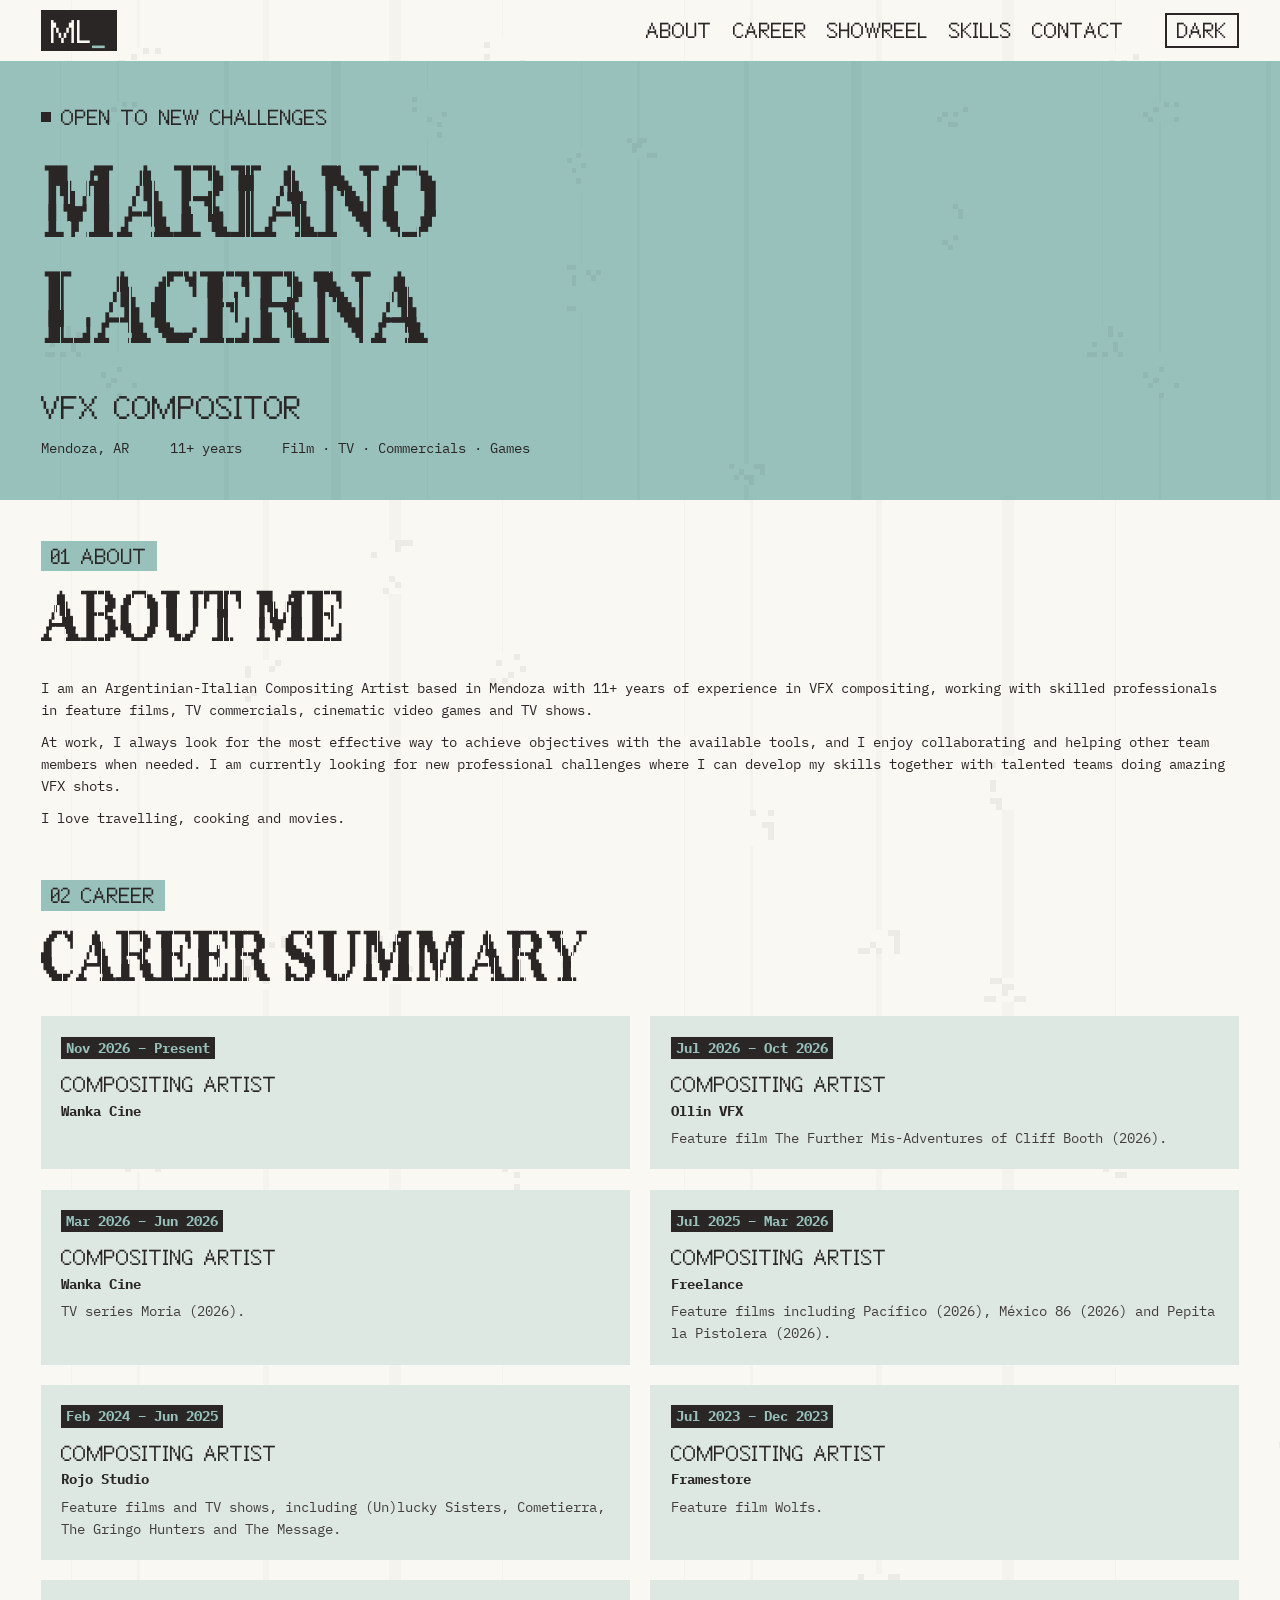
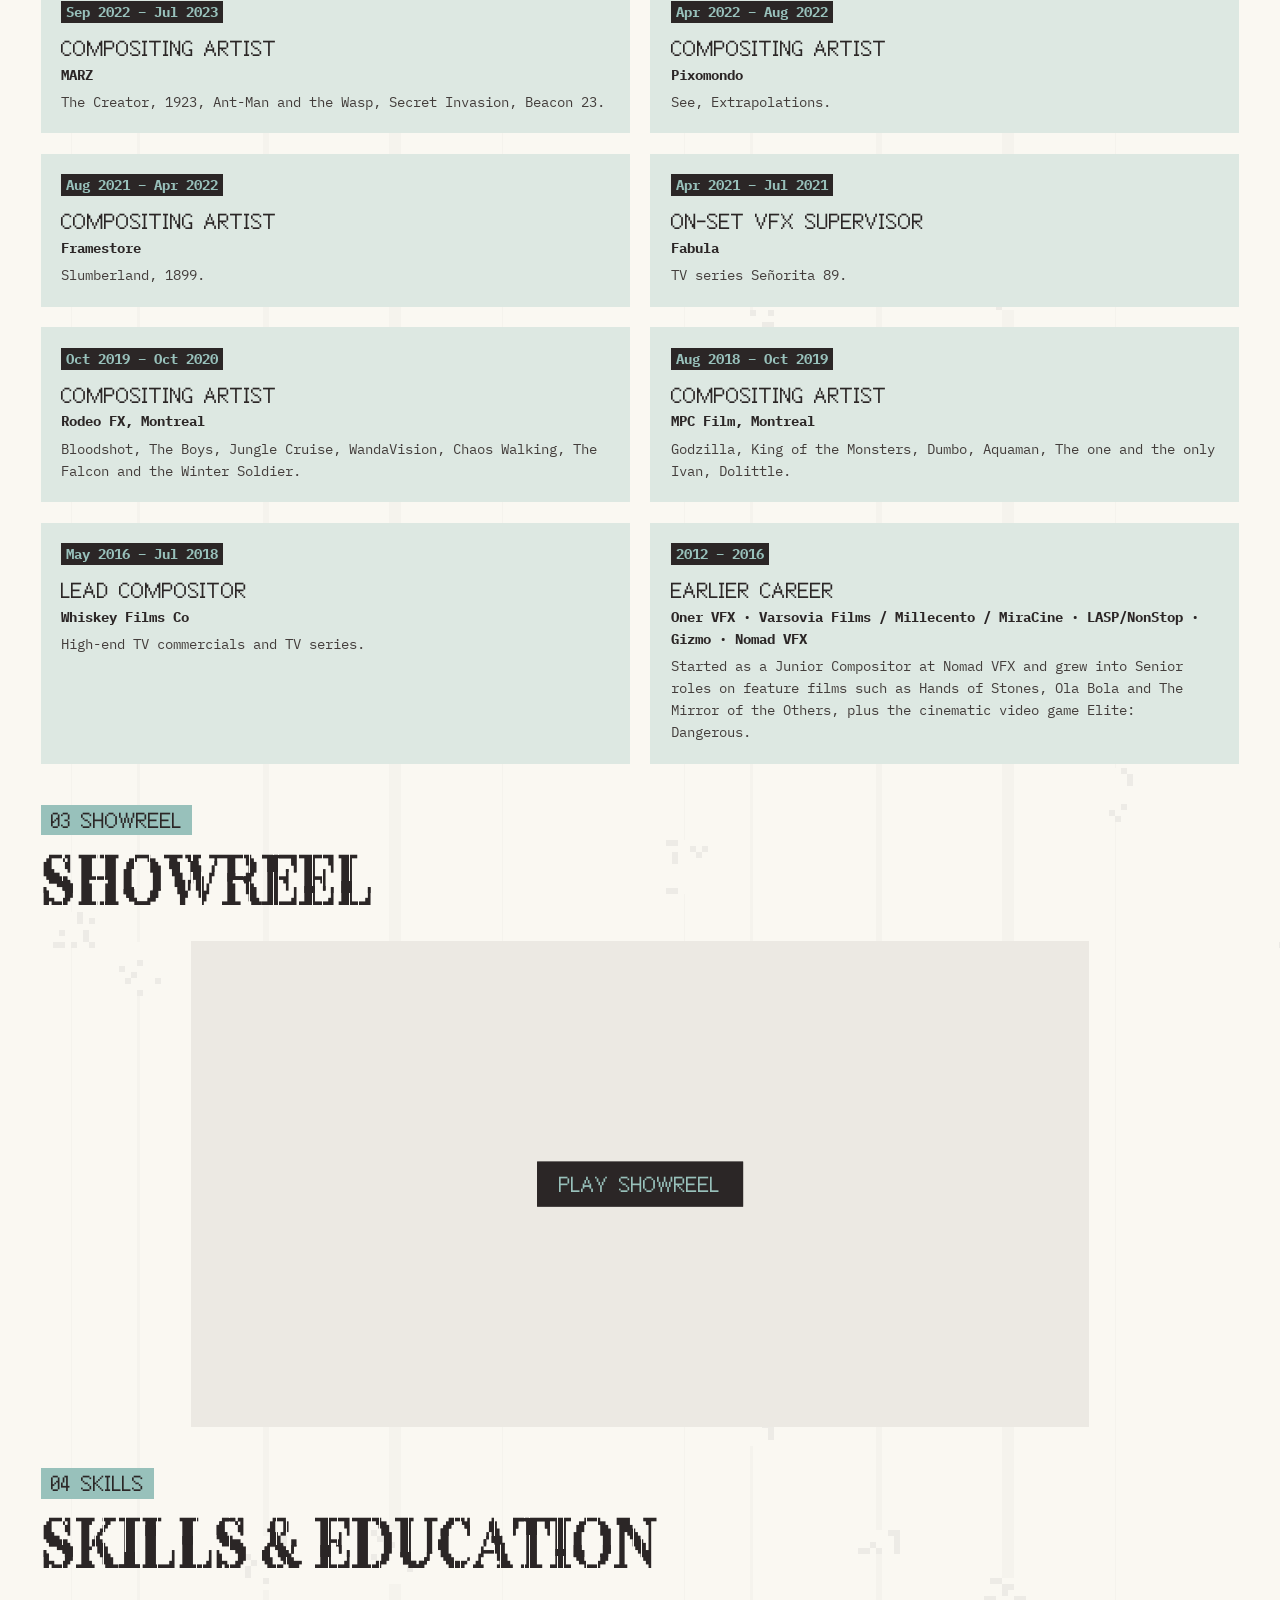
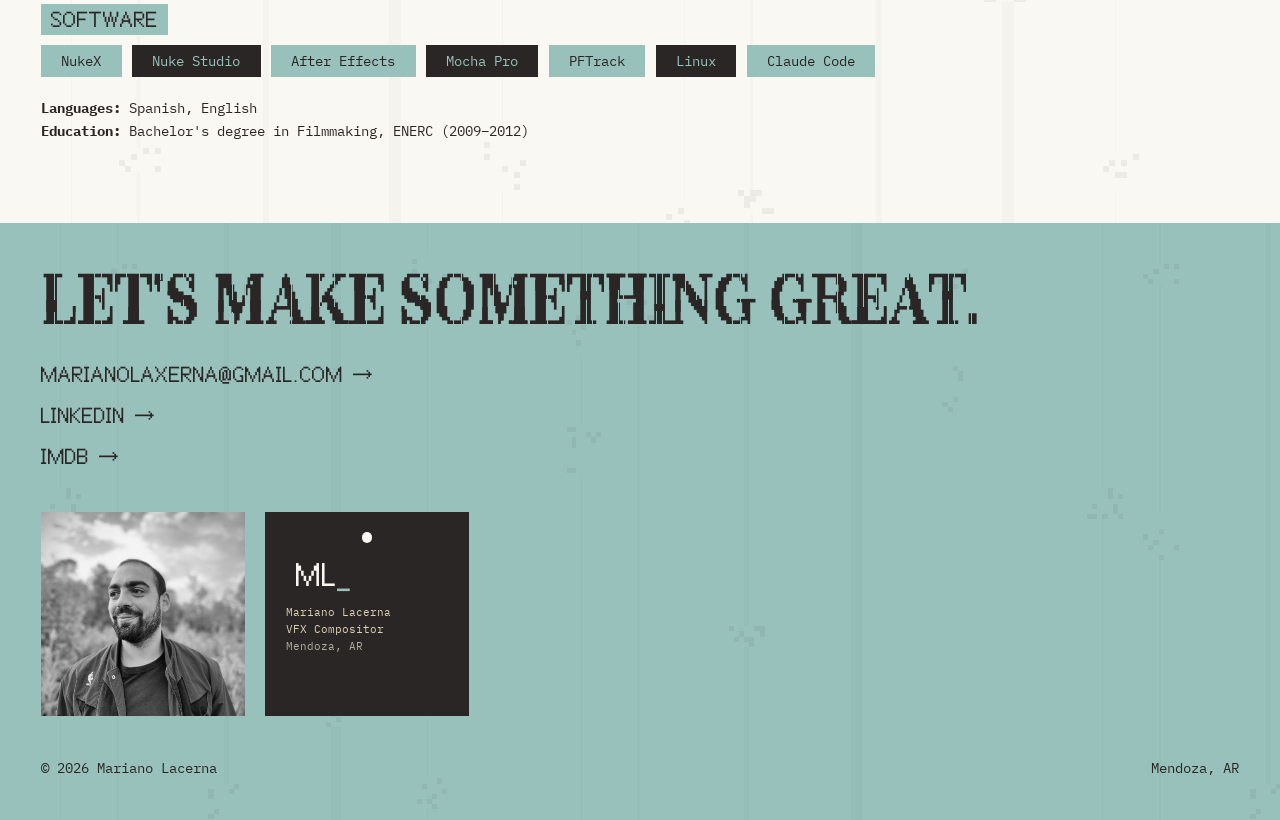
<file: index.html>
<!doctype html>
<html lang="en" data-clave="dv-v2-modo">
<head>
  <meta charset="utf-8">
  <meta name="viewport" content="width=device-width, initial-scale=1">
  <meta name="color-scheme" content="dark light">
  <meta name="theme-color" content="#0a0909" media="(prefers-color-scheme: dark)">
  <meta name="theme-color" content="#faf8f2" media="(prefers-color-scheme: light)">
  <meta name="description" content="Personal website of Mariano Lacerna, VFX Compositor with 11+ years of experience in feature films, TV shows, commercials and video games.">
  <title>Mariano Lacerna – VFX Compositor</title>
  <script>try{var m=localStorage.getItem("dv-v2-modo");if(m)document.documentElement.dataset.modo=m;}catch(e){}</script>
  <link rel="stylesheet" href="v2-tokens.css">
  <link rel="stylesheet" href="dv-base.css">
  <script src="https://player.vimeo.com/api/player.js" defer></script>
  <script src="dv-main.js" defer></script>
</head>
<body>
<div class="dv">
  <header class="dv-nav">
    <span class="dv-pixel ml-logo" role="img" aria-label="Mariano Lacerna">ML<b>_</b></span>
    <div class="ml-derecha">
      <nav class="dv-pixel" aria-label="Main"><a href="#about">About</a><a href="#career">Career</a><a href="#showreel">Showreel</a><a href="#skills">Skills</a><a href="#contact">Contact</a></nav>
      <button class="dv-btn dv-linea ml-modo" id="modo" type="button">Light</button>
    </div>
  </header>

  <main>
    <section class="dv-hero">
      <p class="dv-pixel ml-estado"><i aria-hidden="true"></i>Open to new challenges</p>
      <h1 class="dv-rayado" data-rayar>Mariano Lacerna</h1>
      <p class="dv-banda dv-pixel">VFX Compositor</p>
      <div class="dv-separado ml-datos dv-suave"><span>Mendoza, AR</span><span>11+ years</span><span>Film · TV · Commercials · Games</span></div>
    </section>

    <section class="dv-seccion ml-about" id="about">
      <p class="dv-pixel ml-rotulo">01 About</p>
      <h2 class="dv-rayado ml-titulo" data-rayar>About me</h2>
      <p>I am an Argentinian-Italian Compositing Artist based in Mendoza with 11+ years of experience in VFX compositing, working with skilled professionals in feature films, TV commercials, cinematic video games and TV shows.</p>
      <p>At work, I always look for the most effective way to achieve objectives with the available tools, and I enjoy collaborating and helping other team members when needed. I am currently looking for new professional challenges where I can develop my skills together with talented teams doing amazing VFX shots.</p>
      <p>I love travelling, cooking and movies.</p>
    </section>

    <section class="dv-seccion" id="career">
      <p class="dv-pixel ml-rotulo">02 Career</p>
      <h2 class="dv-rayado ml-titulo" data-rayar>Career summary</h2>
      <ul class="ml-trabajos">
        <li class="ml-trabajo">
          <p class="dv-precio">Nov 2026 – Present</p>
          <h3 class="dv-pixel">Compositing Artist</h3>
          <p class="ml-estudio">Wanka Cine</p>
        </li>
        <li class="ml-trabajo">
          <p class="dv-precio">Jul 2026 – Oct 2026</p>
          <h3 class="dv-pixel">Compositing Artist</h3>
          <p class="ml-estudio">Ollin VFX</p>
          <p class="dv-suave">Feature film The Further Mis-Adventures of Cliff Booth (2026).</p>
        </li>
        <li class="ml-trabajo">
          <p class="dv-precio">Mar 2026 – Jun 2026</p>
          <h3 class="dv-pixel">Compositing Artist</h3>
          <p class="ml-estudio">Wanka Cine</p>
          <p class="dv-suave">TV series Moria (2026).</p>
        </li>
        <li class="ml-trabajo">
          <p class="dv-precio">Jul 2025 – Mar 2026</p>
          <h3 class="dv-pixel">Compositing Artist</h3>
          <p class="ml-estudio">Freelance</p>
          <p class="dv-suave">Feature films including Pacífico (2026), México 86 (2026) and Pepita la Pistolera (2026).</p>
        </li>
        <li class="ml-trabajo">
          <p class="dv-precio">Feb 2024 – Jun 2025</p>
          <h3 class="dv-pixel">Compositing Artist</h3>
          <p class="ml-estudio">Rojo Studio</p>
          <p class="dv-suave">Feature films and TV shows, including (Un)lucky Sisters, Cometierra, The Gringo Hunters and The Message.</p>
        </li>
        <li class="ml-trabajo">
          <p class="dv-precio">Jul 2023 – Dec 2023</p>
          <h3 class="dv-pixel">Compositing Artist</h3>
          <p class="ml-estudio">Framestore</p>
          <p class="dv-suave">Feature film Wolfs.</p>
        </li>
        <li class="ml-trabajo">
          <p class="dv-precio">Sep 2022 – Jul 2023</p>
          <h3 class="dv-pixel">Compositing Artist</h3>
          <p class="ml-estudio">MARZ</p>
          <p class="dv-suave">The Creator, 1923, Ant-Man and the Wasp, Secret Invasion, Beacon 23.</p>
        </li>
        <li class="ml-trabajo">
          <p class="dv-precio">Apr 2022 – Aug 2022</p>
          <h3 class="dv-pixel">Compositing Artist</h3>
          <p class="ml-estudio">Pixomondo</p>
          <p class="dv-suave">See, Extrapolations.</p>
        </li>
        <li class="ml-trabajo">
          <p class="dv-precio">Aug 2021 – Apr 2022</p>
          <h3 class="dv-pixel">Compositing Artist</h3>
          <p class="ml-estudio">Framestore</p>
          <p class="dv-suave">Slumberland, 1899.</p>
        </li>
        <li class="ml-trabajo">
          <p class="dv-precio">Apr 2021 – Jul 2021</p>
          <h3 class="dv-pixel">On-Set VFX Supervisor</h3>
          <p class="ml-estudio">Fabula</p>
          <p class="dv-suave">TV series Señorita 89.</p>
        </li>
        <li class="ml-trabajo">
          <p class="dv-precio">Oct 2019 – Oct 2020</p>
          <h3 class="dv-pixel">Compositing Artist</h3>
          <p class="ml-estudio">Rodeo FX, Montreal</p>
          <p class="dv-suave">Bloodshot, The Boys, Jungle Cruise, WandaVision, Chaos Walking, The Falcon and the Winter Soldier.</p>
        </li>
        <li class="ml-trabajo">
          <p class="dv-precio">Aug 2018 – Oct 2019</p>
          <h3 class="dv-pixel">Compositing Artist</h3>
          <p class="ml-estudio">MPC Film, Montreal</p>
          <p class="dv-suave">Godzilla, King of the Monsters, Dumbo, Aquaman, The one and the only Ivan, Dolittle.</p>
        </li>
        <li class="ml-trabajo">
          <p class="dv-precio">May 2016 – Jul 2018</p>
          <h3 class="dv-pixel">Lead Compositor</h3>
          <p class="ml-estudio">Whiskey Films Co</p>
          <p class="dv-suave">High-end TV commercials and TV series.</p>
        </li>
        <li class="ml-trabajo">
          <p class="dv-precio">2012 – 2016</p>
          <h3 class="dv-pixel">Earlier career</h3>
          <p class="ml-estudio">Oner VFX · Varsovia Films / Millecento / MiraCine · LASP/NonStop · Gizmo · Nomad VFX</p>
          <p class="dv-suave">Started as a Junior Compositor at Nomad VFX and grew into Senior roles on feature films such as Hands of Stones, Ola Bola and The Mirror of the Others, plus the cinematic video game Elite: Dangerous.</p>
        </li>
      </ul>
    </section>

    <section class="dv-seccion" id="showreel">
      <p class="dv-pixel ml-rotulo">03 Showreel</p>
      <h2 class="dv-rayado ml-titulo" data-rayar>Showreel</h2>
      <div class="ml-reel">
        <div class="ml-marco"><iframe src="https://player.vimeo.com/video/888430497?autopause=0&amp;player_id=0&amp;app_id=58479" allow="autoplay; fullscreen; picture-in-picture; clipboard-write; encrypted-media; web-share" referrerpolicy="strict-origin-when-cross-origin" title="Mariano Lacerna - reel2025"></iframe></div>
        <button class="dv-btn ml-play" type="button">Play showreel</button>
      </div>
    </section>

    <section class="dv-seccion" id="skills">
      <p class="dv-pixel ml-rotulo">04 Skills</p>
      <h2 class="dv-rayado ml-titulo" data-rayar>Skills & Education</h2>
      <h3 class="dv-pixel ml-rotulo">Software</h3>
      <ul class="ml-programas"><li>NukeX</li><li>Nuke Studio</li><li>After Effects</li><li>Mocha Pro</li><li>PFTrack</li><li>Linux</li><li>Claude Code</li></ul>
      <p><strong>Languages:</strong> Spanish, English</p>
      <p><strong>Education:</strong> Bachelor's degree in Filmmaking, ENERC (2009–2012)</p>
    </section>
  </main>

  <footer class="dv-pie" id="contact">
    <h2 class="dv-rayado ml-titulo" data-rayar>Let's make something great.</h2>
    <div class="ml-enlaces dv-pixel"><a href="mailto:marianolaxerna@gmail.com">marianolaxerna@gmail.com →</a><a href="https://www.linkedin.com/in/marianolacerna">LinkedIn →</a><a href="https://www.imdb.com/name/nm5569918/">IMDb →</a></div>
    <div class="ml-ficha">
      <img src="assets/foto.jpg" alt="Portrait of Mariano Lacerna" width="240" height="240">
      <div class="dv-etiqueta">
        <p><span class="dv-pixel ml-logo" role="img" aria-label="Mariano Lacerna">ML<b>_</b></span></p>
        <p>Mariano Lacerna</p>
        <p>VFX Compositor</p>
        <small>Mendoza, AR</small>
      </div>
    </div>
    <div class="dv-separado dv-suave"><span>© 2026 Mariano Lacerna</span><span>Mendoza, AR</span></div>
  </footer>
</div>
</body>
</html>
</file>
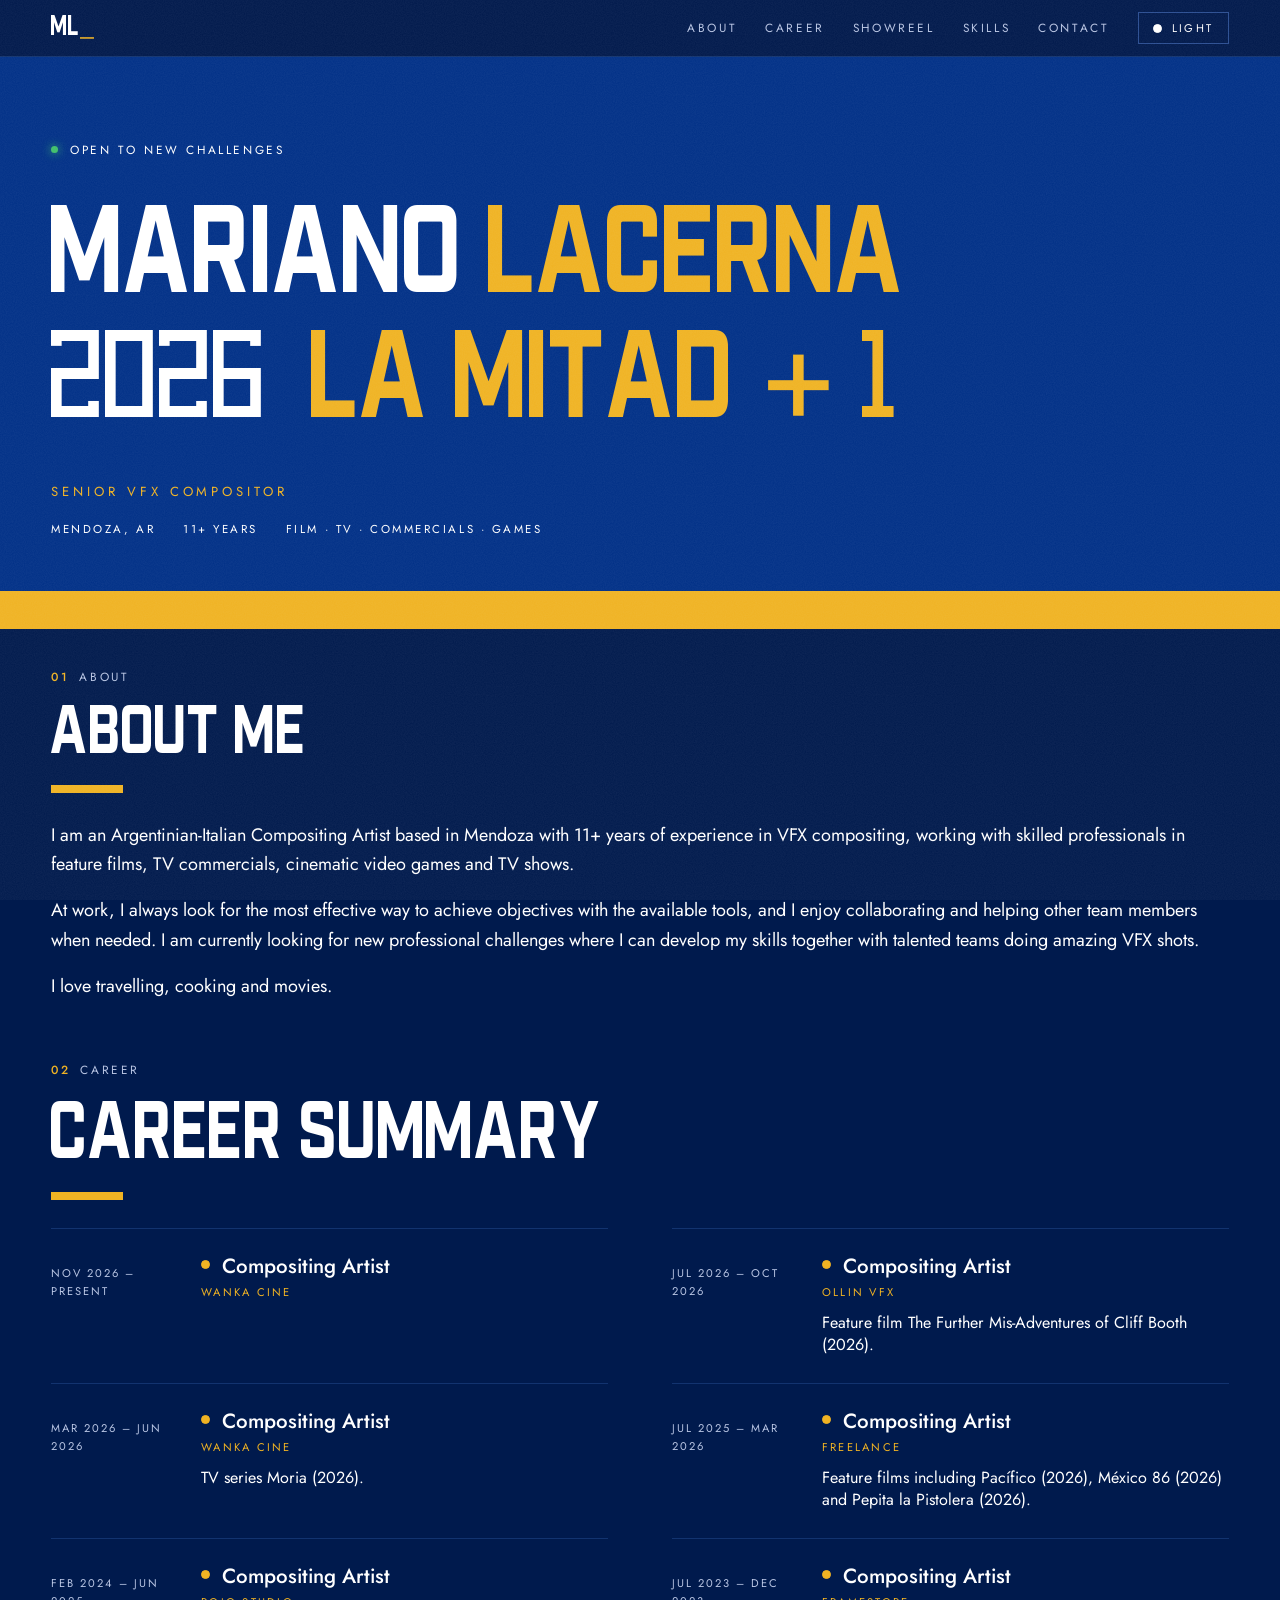
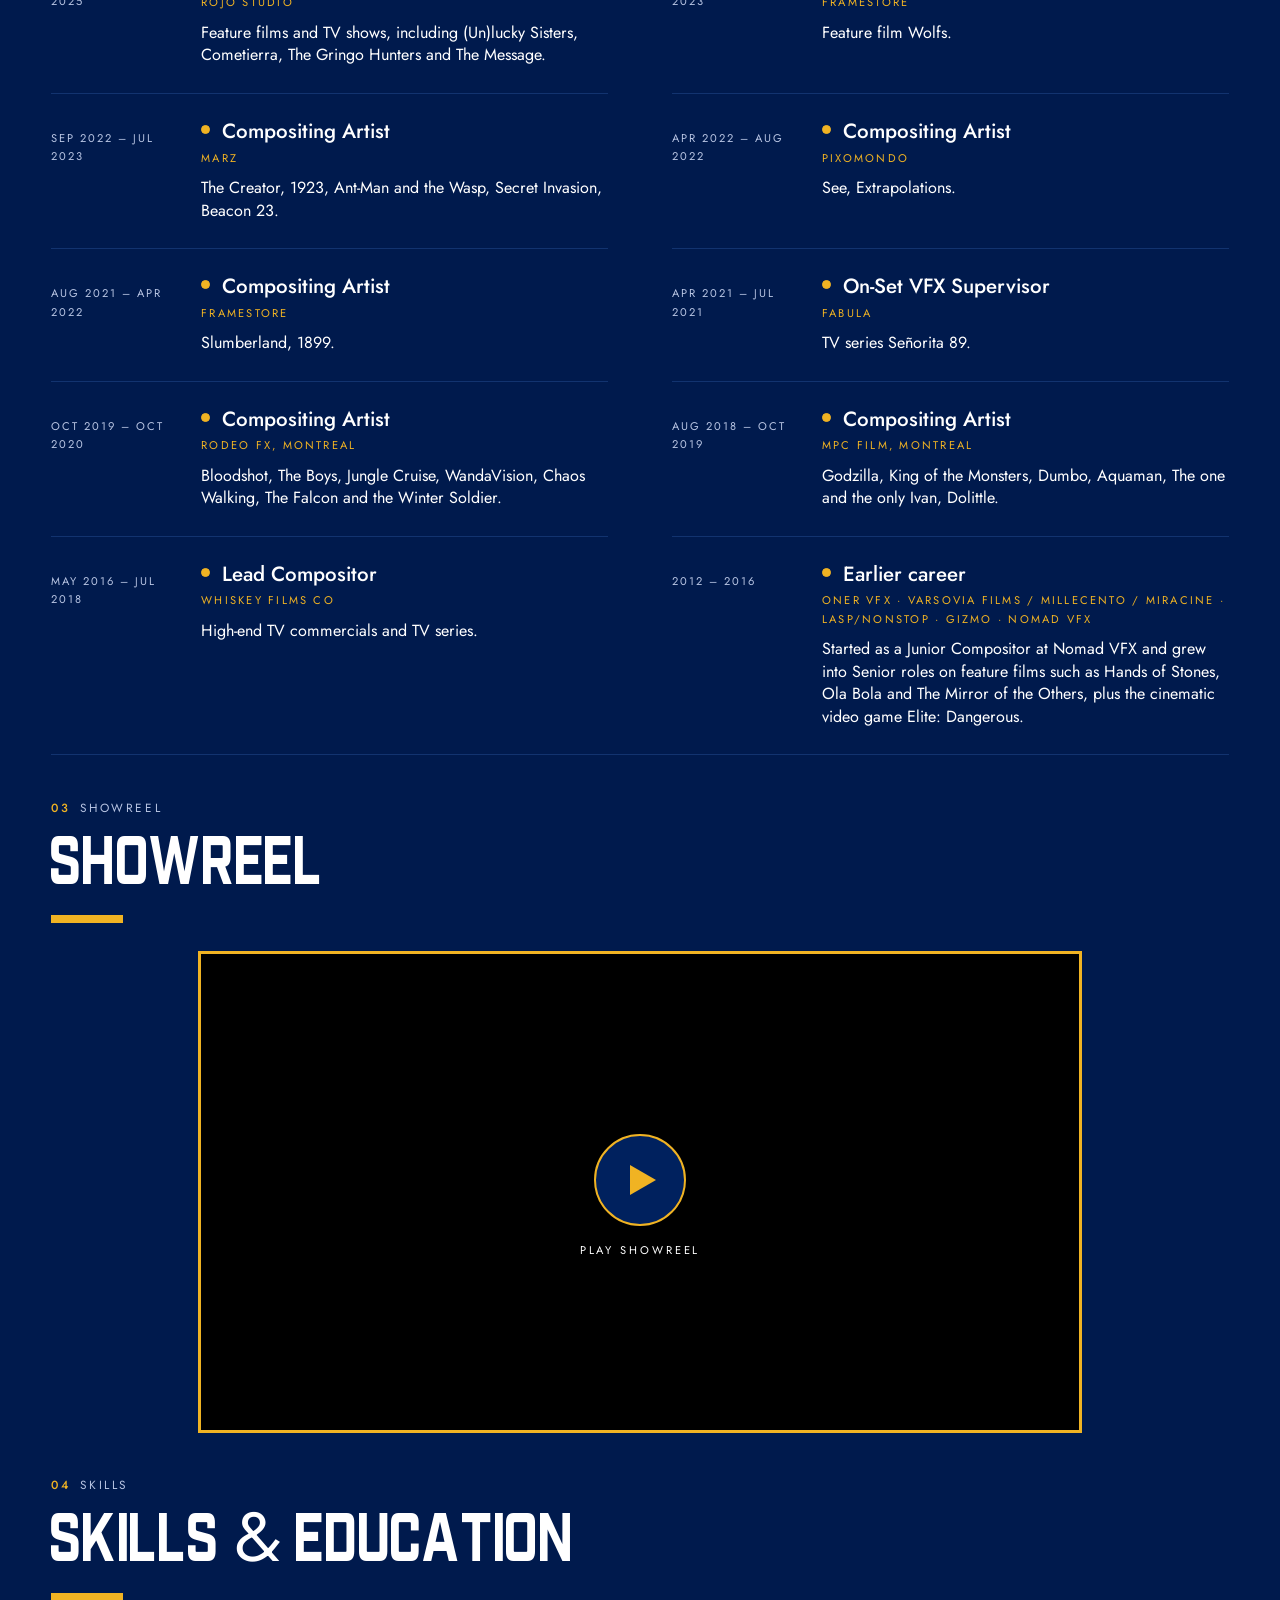
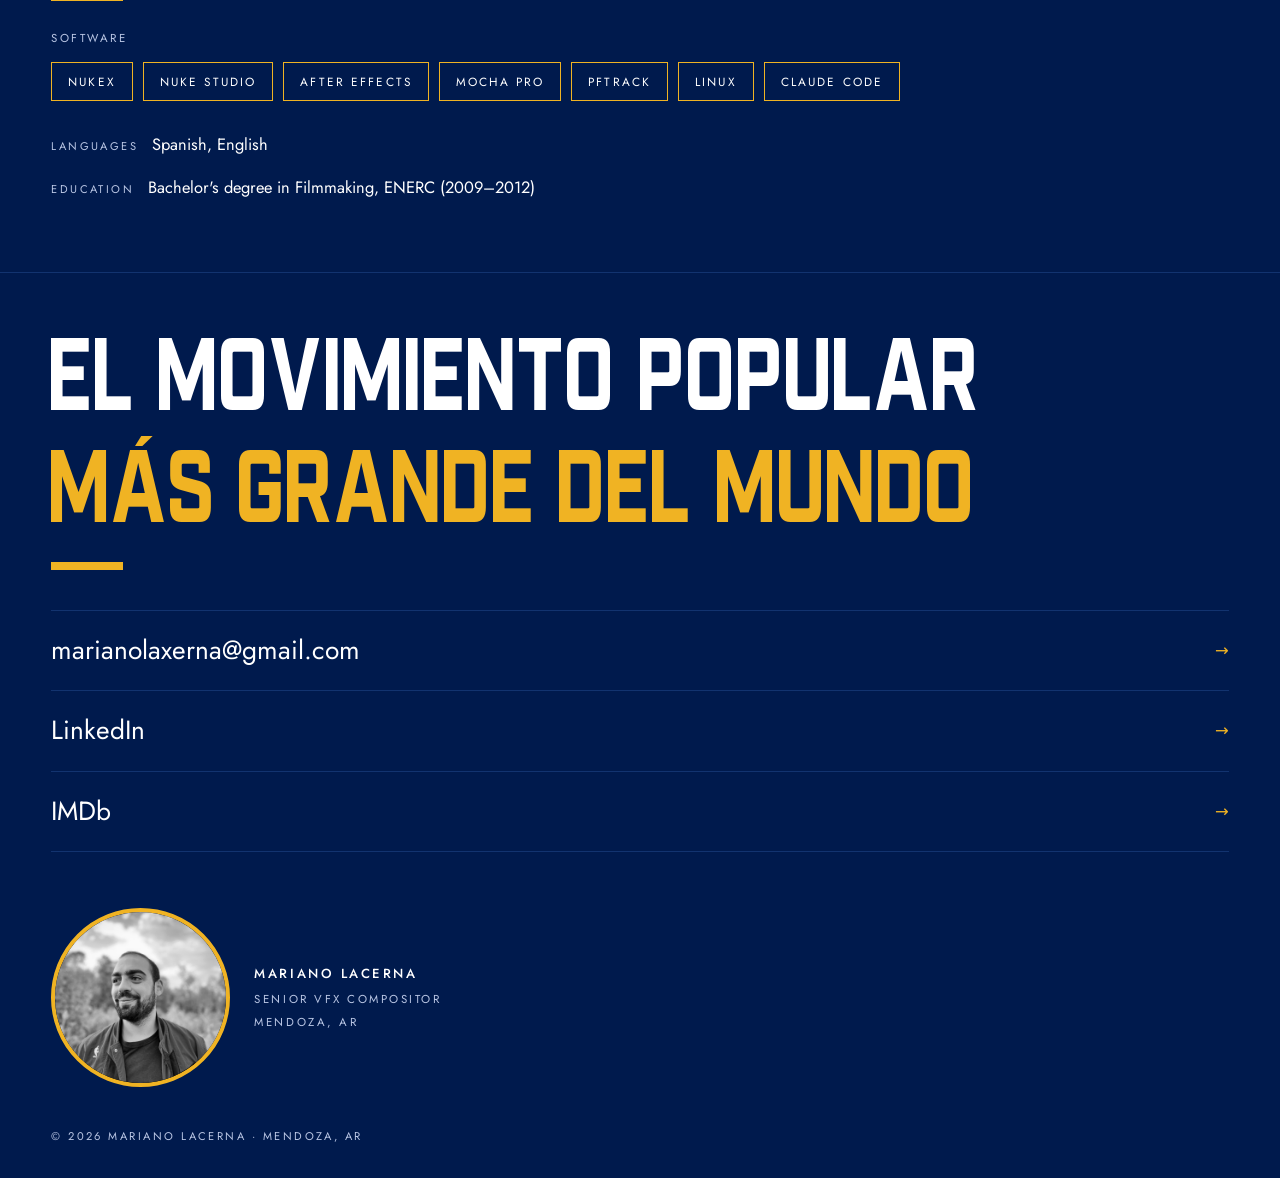
<file: boca_theme.html>
<!DOCTYPE html>
<html lang="en">
<head>
  <meta charset="UTF-8">
  <meta name="viewport" content="width=device-width, initial-scale=1">
  <title>Mariano Lacerna 2026 – VFX Compositor</title>
  <meta name="description" content="Personal website of Mariano Lacerna, Senior VFX Compositor with 11+ years of experience in feature films, TV shows, commercials and video games.">
  <meta name="theme-color" content="#001a4d">
  <script>try{var t=localStorage.getItem("boca-theme");if(t)document.documentElement.setAttribute("data-theme",t);}catch(e){}</script>
  <link rel="preconnect" href="https://fonts.googleapis.com">
  <link rel="preconnect" href="https://fonts.gstatic.com" crossorigin>
  <link href="https://fonts.googleapis.com/css2?family=Jost:wght@300;400;500&display=swap" rel="stylesheet">
  <style>
    :root {
      --bg: #0b0b0b;
      --text: #ece9e4;
      --text-2: #cfccc6;
      --text-3: #bdbab4;
      --muted: #8d8a85;
      --line: #242321;
      --border: #3a3835;
      --accent: #b4463f;      /* desaturated red */
      --ok: #3fbf6a;
      --gutter: clamp(20px, 4vw, 72px);
      --serif: "Instrument Serif", "Cormorant Garamond", Georgia, serif;
      --sans: "Jost", system-ui, -apple-system, "Segoe UI", Roboto, sans-serif;
    }
    /* light mode: inverted palette */
    [data-theme="light"] {
      --bg: #ece9e4;
      --text: #0b0b0b;
      --text-2: #2a2927;
      --text-3: #4a4844;
      --muted: #6f6c67;
      --line: #cfcbc4;
      --border: #b9b5ae;
      --accent: #a63d36;
      color-scheme: light;
    }
    [data-theme="light"] body::after { filter: invert(1); }
    * { box-sizing: border-box; }
    html { scroll-behavior: smooth; font-size: clamp(16px, .55vw + 9.4px, 22px); }
    body {
      transition: background-color .3s, color .3s;
      margin: 0; background: var(--bg); color: var(--text);
      font-family: var(--serif); font-size: 1.2rem; line-height: 1.55;
      -webkit-font-smoothing: antialiased;
    }
    /* film grain */
    body::after {
      content: ""; position: fixed; inset: 0; pointer-events: none; z-index: 50; opacity: .07;
      background-image: url("data:image/svg+xml;utf8,<svg xmlns='http://www.w3.org/2000/svg' width='200' height='200'><filter id='n'><feTurbulence type='fractalNoise' baseFrequency='.9' numOctaves='2' stitchTiles='stitch'/><feColorMatrix values='0 0 0 0 1  0 0 0 0 1  0 0 0 0 1  0 0 0 .9 0'/></filter><rect width='100%' height='100%' filter='url(%23n)'/></svg>");
    }
    ::selection { background: var(--accent); color: #fff; }
    a { color: inherit; }
    :focus-visible { outline: 1px solid var(--text); outline-offset: 4px; }
    .container { width: 100%; padding: 0 var(--gutter); }

    /* ---------- top bar ---------- */
    .topbar { position: sticky; top: 0; z-index: 10; background: color-mix(in srgb, var(--bg) 88%, transparent); backdrop-filter: blur(6px); border-bottom: 1px solid var(--line); }
    .topbar .container { display: flex; justify-content: space-between; align-items: center; gap: 16px; min-height: 56px; }
    .logo { font-family: var(--serif); font-size: 1.7rem; text-decoration: none; line-height: 1; }
    .logo span { color: var(--accent); font-style: italic; }
    nav { display: flex; flex-wrap: wrap; gap: 4px 28px; }
    nav a { font-family: var(--sans); font-size: .72rem; text-transform: uppercase; letter-spacing: .22em; color: var(--muted); text-decoration: none; padding: 4px 0; transition: color .2s; }
    nav a:hover { color: var(--text); }
    .nav-right { display: flex; align-items: center; gap: 28px; flex-wrap: wrap; }
    .theme-toggle {
      font-family: var(--sans); font-size: .68rem; text-transform: uppercase; letter-spacing: .22em;
      color: var(--text); background: transparent; border: 1px solid var(--border);
      padding: 7px 14px; cursor: pointer; display: inline-flex; align-items: center; gap: 10px;
      transition: border-color .2s, background .2s, color .2s;
    }
    .theme-toggle:hover { border-color: var(--text); }
    .theme-toggle i { width: 9px; height: 9px; border-radius: 50%; border: 1px solid var(--text); background: var(--text); display: inline-block; }
    [data-theme="light"] .theme-toggle i { background: transparent; }

    /* ---------- hero ---------- */
    .hero { padding: clamp(40px, 6vw, 80px) 0 clamp(32px, 4vw, 56px); border-bottom: 1px solid var(--line); text-align: left; }
    .status { display: inline-flex; align-items: center; gap: 12px; font-family: var(--sans); font-size: .72rem; text-transform: uppercase; letter-spacing: .22em; color: var(--muted); margin-bottom: 36px; }
    .status i { width: 7px; height: 7px; border-radius: 50%; background: var(--ok); box-shadow: 0 0 10px var(--ok); animation: blink 1.6s ease-in-out infinite; }
    .hero h1 { margin: 0; font-family: var(--serif); font-weight: 400; font-size: clamp(2.7rem, 9.75vw, 9rem); line-height: .9; letter-spacing: -.02em; }
    .hero h1 em { display: block; font-style: italic; color: var(--accent); }
    .tagline { margin: 36px 0 0; max-width: none; font-family: var(--sans); font-size: .8rem; text-transform: uppercase; letter-spacing: .3em; color: var(--text); }
    .hero-meta { margin-top: 18px; display: flex; flex-wrap: wrap; justify-content: flex-start; gap: 6px 28px; font-family: var(--sans); font-size: .7rem; text-transform: uppercase; letter-spacing: .22em; color: var(--muted); }

    /* ---------- sections ---------- */
    .wrap { width: 100%; padding: 0 var(--gutter); }
    section { padding: clamp(24px, 3vw, 44px) 0 4px; }
    .row { display: grid; grid-template-columns: minmax(0, 1fr); gap: 10px; }
    .row > div { min-width: 0; }
    .label { font-family: var(--sans); font-size: .72rem; text-transform: uppercase; letter-spacing: .22em; color: var(--muted); }
    .label b { color: var(--accent); font-weight: 500; margin-right: 10px; }
    h2 { margin: 0 0 28px; font-family: var(--serif); font-weight: 400; font-size: clamp(2.4rem, 5.4vw, 4.6rem); line-height: 1; letter-spacing: -.01em; }
    p { margin: 0 0 16px; max-width: 58ch; }
    #about p { color: var(--text-2); font-size: 1.3rem; max-width: none; }

    /* ---------- showreel ---------- */
    .reel { position: relative; border: 1px solid var(--border); background: #000; width: 75%; max-width: 960px; margin: 0 auto; }
    .reel iframe { display: block; filter: grayscale(1) brightness(.6) contrast(1.15); transition: filter .3s ease; }
    .play {
      position: absolute; top: 50%; left: 50%; z-index: 4;
      width: 92px; height: 92px; margin: -58px 0 0 -46px; padding: 0; cursor: pointer;
      background: color-mix(in srgb, var(--bg) 35%, transparent); border: 1px solid var(--text); border-radius: 50%;
      display: grid; place-items: center; color: var(--text);
      transition: background .25s, border-color .25s, transform .25s, opacity .3s;
    }
    .play svg { width: 26px; height: 30px; margin-left: 5px; fill: var(--accent); transition: fill .25s; }
    .play::after {
      content: "Play showreel"; position: absolute; top: calc(100% + 18px); left: 50%; transform: translateX(-50%);
      white-space: nowrap; font-family: var(--sans); font-size: .68rem; text-transform: uppercase; letter-spacing: .26em; color: var(--text);
    }
    .play:hover { background: var(--accent); border-color: var(--accent); transform: scale(1.06); }
    .play:hover svg { fill: #fff; }
    .play:hover::after { color: var(--text); }
    .play:focus-visible { outline: 1px solid #fff; outline-offset: 6px; }
    .reel.playing .play { opacity: 0; pointer-events: none; }
    .reel.playing iframe { filter: none; }

    /* ---------- career ---------- */
    .timeline { list-style: none; margin: 0; padding: 0; display: grid; grid-template-columns: repeat(2, minmax(0, 1fr)); column-gap: clamp(32px, 5vw, 96px); border-bottom: 1px solid var(--line); }
    .timeline li { display: grid; grid-template-columns: clamp(130px, 10vw, 170px) minmax(0, 1fr); gap: 6px 20px; padding: 26px 0; border-top: 1px solid var(--line); }
    .date { font-family: var(--sans); font-size: .68rem; text-transform: uppercase; letter-spacing: .18em; color: var(--muted); padding-top: .55rem; }
    .role { font-family: var(--serif); font-size: 1.7rem; line-height: 1.1; }
    .role::before { content: ""; display: inline-block; width: 7px; height: 7px; border-radius: 50%; background: transparent; border: 1px solid var(--accent); margin-right: 12px; vertical-align: .2em; }
    .timeline li:hover .role::before { background: var(--accent); }
    .co { font-family: var(--sans); font-size: .68rem; text-transform: uppercase; letter-spacing: .2em; color: var(--muted); margin-top: 6px; }
    .timeline p { margin: 10px 0 0; font-size: 1.12rem; color: var(--text-3); max-width: 60ch; line-height: 1.4; }
    #career h2 { font-size: clamp(2.8rem, 6.4vw, 5.6rem); }

    /* ---------- skills ---------- */
    .sub { font-family: var(--sans); font-size: .7rem; text-transform: uppercase; letter-spacing: .22em; color: var(--muted); margin: 0 0 14px; }
    .skills { display: flex; flex-wrap: wrap; gap: 10px; list-style: none; margin: 0 0 30px; padding: 0; }
    .skills li { font-family: var(--sans); font-size: .72rem; text-transform: uppercase; letter-spacing: .18em; padding: 9px 16px; border: 1px solid var(--border); }
    .facts { font-size: 1.2rem; }
    .facts strong { font-family: var(--sans); font-weight: 400; color: var(--muted); font-size: .68rem; text-transform: uppercase; letter-spacing: .22em; margin-right: 14px; }

    /* ---------- footer ---------- */
    footer { margin-top: clamp(32px, 4vw, 56px); width: 100%; border-top: 1px solid var(--line); padding: clamp(32px, 4vw, 56px) 0 32px; }
    .contact-title { font-family: var(--serif); font-weight: 400; font-size: clamp(2.8rem, 8vw, 7rem); line-height: .95; letter-spacing: -.02em; margin: 0 0 40px; }
    .contact-title em { color: var(--accent); }
    .links { display: flex; flex-direction: column; margin-bottom: 56px; }
    .links a { display: flex; justify-content: space-between; align-items: center; padding: 18px 0; border-top: 1px solid var(--line); font-size: clamp(1.4rem, 3vw, 2.2rem); text-decoration: none; transition: color .2s, padding .2s; }
    .links a:last-child { border-bottom: 1px solid var(--line); }
    .links a span { font-family: var(--sans); font-size: 1rem; color: var(--accent); transition: transform .2s; }
    .links a:hover { color: var(--accent); padding-left: 10px; }
    .links a:hover span { transform: translateX(6px); }
    .portrait { display: flex; align-items: center; gap: 24px; margin: 0 0 40px; }
    .portrait .pic { width: clamp(120px, 14vw, 200px); aspect-ratio: 1; flex: none; overflow: hidden; border-radius: 50%; border: 1px solid var(--border); background: #000; }
    .portrait img { width: 100%; height: 100%; display: block; object-fit: cover; object-position: 50% 35%; filter: grayscale(1) contrast(1.05); }
    .portrait figcaption { font-family: var(--sans); font-size: .7rem; text-transform: uppercase; letter-spacing: .22em; color: var(--muted); line-height: 2; }
    .portrait figcaption b { display: block; color: var(--text); font-weight: 500; font-size: .8rem; }
    .copy { font-family: var(--sans); font-size: .68rem; text-transform: uppercase; letter-spacing: .22em; color: var(--muted); }

    /* ---------- motion ---------- */
    @keyframes blink { 50% { opacity: .25; } }
    @keyframes reveal { from { opacity: 0; transform: translateY(14px); } to { opacity: 1; transform: none; } }
    .hero .container > * { animation: reveal .8s ease both; }
    .hero .container > *:nth-child(2) { animation-delay: .1s; }
    .hero .container > *:nth-child(3) { animation-delay: .2s; }
    .hero .container > *:nth-child(4) { animation-delay: .3s; }
    @media (prefers-reduced-motion: reduce) {
      html { scroll-behavior: auto; }
      *, *::before, *::after { animation: none !important; transition: none !important; }
    }

    /* ---------- responsive ---------- */
    @media (max-width: 1000px) {
      .timeline { grid-template-columns: minmax(0, 1fr); }
      .reel { width: 100%; }
    }
    @media (max-width: 720px) {
      .timeline li { grid-template-columns: 1fr; gap: 4px; }
      .topbar .container { padding-top: 8px; padding-bottom: 8px; flex-direction: column; align-items: flex-start; gap: 4px; }
      nav { gap: 4px 18px; }
      .nav-right { gap: 8px 18px; }
    }

    /* ========== BOCA THEME (Pantone 287 C + 7409 C) ========== */
    @font-face {
      font-family: "Boca 2026";
      src: url("assets/Boca_Juniors_Font-2026-2027.ttf") format("truetype");
      font-display: swap;
    }
    :root {
      --blue: #003087; --gold: #f0b323;
      --bg: #001a4d; --text: #ffffff; --text-2: #ffffff; --text-3: #ffffff;
      --muted: #b9c6e4; --line: #12336f; --border: #2b4e92; --accent: #f0b323;
      --serif: "Jost", system-ui, -apple-system, "Segoe UI", sans-serif;
      --display: "Boca 2026", "Jost", Impact, sans-serif;
    }
    /* light mode = application over yellow */
    [data-theme="light"] {
      --bg: #f0b323; --text: #002366; --text-2: #002366; --text-3: #002366;
      --muted: #1d3a75; --line: #c89212; --border: #003087; --accent: #003087;
    }
    body { font-size: 1.02rem; line-height: 1.65; }
    ::selection { background: var(--gold); color: var(--blue); }

    .logo, h2, .hero h1, .contact-title { font-family: var(--display); font-weight: 400; letter-spacing: .01em; }
    .logo span { font-style: normal; }

    /* hero: blue field crossed by the gold band */
    .hero { background: var(--blue); border-bottom: clamp(18px, 3vw, 40px) solid var(--gold); color: #fff; }
    .hero h1 { line-height: 1; letter-spacing: 0; }
    .hero h1 em { display: inline; font-style: normal; color: var(--gold); }
    .hero h1 .year { display: block; color: #fff; }
    .hero h1 .mitad { color: var(--gold); margin-left: .15em; }
    .hero .status, .hero .hero-meta { color: #fff; }
    .hero .tagline { color: var(--gold); }
    [data-theme="light"] .hero { border-bottom-color: #fff; }

    h2 { line-height: 1.1; }
    h2::after { content: ""; display: block; width: 72px; height: 8px; margin-top: 12px; background: var(--accent); }
    #about p { font-size: 1.1rem; }
    .role { font-family: var(--serif); font-weight: 500; font-size: 1.25rem; }
    .role::before { background: var(--accent); }
    .co { color: var(--accent); }
    .timeline p { font-size: .98rem; }
    .skills li { border-color: var(--accent); }
    .facts { font-size: 1rem; }
    .play { background: rgba(0, 48, 135, .7); border: 2px solid var(--gold); color: #fff; }
    .play svg { fill: var(--gold); }
    .play::after { color: #fff; }
    .play:hover { background: var(--gold); border-color: var(--gold); }
    .play:hover svg { fill: var(--blue); }
    .play:hover::after { color: #fff; }
    .reel { border: 3px solid var(--gold); }
    .contact-title { line-height: 1.1; }
    .contact-title em { font-style: normal; }
    .links a { font-size: clamp(1.1rem, 2.2vw, 1.6rem); }
    .portrait .pic { border: 4px solid var(--gold); }

    /* ========== BOCA LIGHT MODE: white base, blue + black type, gold details ========== */
    @font-face {
      font-family: "Jamaica Away 26";
      src: url("assets/Jamaica_Away_26.ttf") format("truetype");
      font-display: swap;
    }
    [data-theme="light"] {
      --bg: #ffffff; --text: #0a0a0a; --text-2: #0a0a0a; --text-3: #1c1c1c;
      --muted: #003087; --line: #dfe3ec; --border: #003087; --accent: #003087;
      --display: "Jamaica Away 26", "Jost", Impact, sans-serif;
    }
    [data-theme="light"] body::after { display: none; }
    [data-theme="light"] .hero { background: #fff; color: var(--text); border-bottom-color: var(--gold); }
    [data-theme="light"] .hero h1 { color: var(--blue); }
    [data-theme="light"] .hero h1 em { color: #0a0a0a; }
    [data-theme="light"] .hero h1 .year { color: var(--blue); }
    [data-theme="light"] .hero h1 .mitad { color: var(--gold); }
    [data-theme="light"] .hero .status { color: var(--blue); }
    [data-theme="light"] .hero .tagline { color: #0a0a0a; }
    [data-theme="light"] .hero .hero-meta { color: var(--blue); }
    [data-theme="light"] .logo, [data-theme="light"] h2, [data-theme="light"] .role { color: var(--blue); }
    [data-theme="light"] .contact-title em { color: #0a0a0a; }
    /* gold details */
    [data-theme="light"] .logo span { color: var(--gold); }
    [data-theme="light"] h2::after, [data-theme="light"] .role::before { background: var(--gold); }
    [data-theme="light"] .role::before { border-color: var(--gold); }
    [data-theme="light"] .skills li { border-color: var(--blue); box-shadow: inset 0 -3px 0 var(--gold); }
    [data-theme="light"] .links a span { color: var(--gold); }
    [data-theme="light"] .label b { background: var(--gold); color: var(--blue); padding: 0 6px; }
    [data-theme="light"] .play:hover::after { color: #fff; }
  </style>
</head>
<body>

  <div class="topbar">
    <div class="container">
      <a class="logo" href="#top">ML<span>_</span></a>
      <div class="nav-right">
        <nav aria-label="Main">
          <a href="#about">About</a>
          <a href="#career">Career</a>
          <a href="#showreel">Showreel</a>
          <a href="#skills">Skills</a>
          <a href="#contact">Contact</a>
        </nav>
        <button class="theme-toggle" id="theme-toggle" type="button" aria-label="Switch to light mode"><i></i><span>Light</span></button>
      </div>
    </div>
  </div>

  <header class="hero" id="top">
    <div class="container">
      <div class="status"><i></i> Open to new challenges</div>
      <h1>Mariano <em>Lacerna</em><span class="year">2026 <span class="mitad">La mitad + 1</span></span></h1>
      <p class="tagline">Senior VFX Compositor</p>
      <div class="hero-meta">
        <span>Mendoza, AR</span>
        <span>11+ years</span>
        <span>Film · TV · Commercials · Games</span>
      </div>
    </div>
  </header>

  <main class="wrap">

    <section id="about">
      <div class="row">
        <div class="label"><b>01</b>About</div>
        <div>
          <h2>About me</h2>
          <p>
            I am an Argentinian-Italian Compositing Artist based in Mendoza with 11+ years of
            experience in VFX compositing, working with skilled professionals in feature films,
            TV commercials, cinematic video games and TV shows.
          </p>
          <p>
            At work, I always look for the most effective way to achieve objectives with the
            available tools, and I enjoy collaborating and helping other team members when needed.
            I am currently looking for new professional challenges where I can develop my skills
            together with talented teams doing amazing VFX shots.
          </p>
          <p>I love travelling, cooking and movies.</p>
        </div>
      </div>
    </section>

    <section id="career">
      <div class="row">
        <div class="label"><b>02</b>Career</div>
        <div>
          <h2>Career summary</h2>
          <ul class="timeline">
            <li>
              <div class="date">Nov 2026 – Present</div>
              <div><div class="role">Compositing Artist</div><div class="co">Wanka Cine</div></div>
            </li>
            <li>
              <div class="date">Jul 2026 – Oct 2026</div>
              <div><div class="role">Compositing Artist</div><div class="co">Ollin VFX</div>
              <p>Feature film The Further Mis-Adventures of Cliff Booth (2026).</p></div>
            </li>
            <li>
              <div class="date">Mar 2026 – Jun 2026</div>
              <div><div class="role">Compositing Artist</div><div class="co">Wanka Cine</div>
              <p>TV series Moria (2026).</p></div>
            </li>
            <li>
              <div class="date">Jul 2025 – Mar 2026</div>
              <div><div class="role">Compositing Artist</div><div class="co">Freelance</div>
              <p>Feature films including Pacífico (2026), México 86 (2026) and Pepita la Pistolera (2026).</p></div>
            </li>
            <li>
              <div class="date">Feb 2024 – Jun 2025</div>
              <div><div class="role">Compositing Artist</div><div class="co">Rojo Studio</div>
              <p>Feature films and TV shows, including (Un)lucky Sisters, Cometierra, The Gringo Hunters and The Message.</p></div>
            </li>
            <li>
              <div class="date">Jul 2023 – Dec 2023</div>
              <div><div class="role">Compositing Artist</div><div class="co">Framestore</div>
              <p>Feature film Wolfs.</p></div>
            </li>
            <li>
              <div class="date">Sep 2022 – Jul 2023</div>
              <div><div class="role">Compositing Artist</div><div class="co">MARZ</div>
              <p>The Creator, 1923, Ant-Man and the Wasp, Secret Invasion, Beacon 23.</p></div>
            </li>
            <li>
              <div class="date">Apr 2022 – Aug 2022</div>
              <div><div class="role">Compositing Artist</div><div class="co">Pixomondo</div>
              <p>See, Extrapolations.</p></div>
            </li>
            <li>
              <div class="date">Aug 2021 – Apr 2022</div>
              <div><div class="role">Compositing Artist</div><div class="co">Framestore</div>
              <p>Slumberland, 1899.</p></div>
            </li>
            <li>
              <div class="date">Apr 2021 – Jul 2021</div>
              <div><div class="role">On-Set VFX Supervisor</div><div class="co">Fabula</div>
              <p>TV series Señorita 89.</p></div>
            </li>
            <li>
              <div class="date">Oct 2019 – Oct 2020</div>
              <div><div class="role">Compositing Artist</div><div class="co">Rodeo FX, Montreal</div>
              <p>Bloodshot, The Boys, Jungle Cruise, WandaVision, Chaos Walking, The Falcon and the Winter Soldier.</p></div>
            </li>
            <li>
              <div class="date">Aug 2018 – Oct 2019</div>
              <div><div class="role">Compositing Artist</div><div class="co">MPC Film, Montreal</div>
              <p>Godzilla, King of the Monsters, Dumbo, Aquaman, The one and the only Ivan, Dolittle.</p></div>
            </li>
            <li>
              <div class="date">May 2016 – Jul 2018</div>
              <div><div class="role">Lead Compositor</div><div class="co">Whiskey Films Co</div>
              <p>High-end TV commercials and TV series.</p></div>
            </li>
            <li>
              <div class="date">2012 – 2016</div>
              <div><div class="role">Earlier career</div>
              <div class="co">Oner VFX · Varsovia Films / Millecento / MiraCine · LASP/NonStop · Gizmo · Nomad VFX</div>
              <p>
                Started as a Junior Compositor at Nomad VFX and grew into Senior roles on feature films
                such as Hands of Stones, Ola Bola and The Mirror of the Others, plus the cinematic
                video game Elite: Dangerous.
              </p></div>
            </li>
          </ul>
        </div>
      </div>
    </section>

    <section id="showreel">
      <div class="row">
        <div class="label"><b>03</b>Showreel</div>
        <div>
          <h2>Showreel</h2>
          <div class="reel">
            <div style="padding:54.17% 0 0 0;position:relative;"><iframe src="https://player.vimeo.com/video/888430497?autopause=0&amp;player_id=0&amp;app_id=58479" frameborder="0" allow="autoplay; fullscreen; picture-in-picture; clipboard-write; encrypted-media; web-share" referrerpolicy="strict-origin-when-cross-origin" style="position:absolute;top:0;left:0;width:100%;height:100%;" title="Mariano Lacerna - reel2025"></iframe></div>
            <button class="play" type="button" aria-label="Play showreel">
              <svg viewBox="0 0 26 30" aria-hidden="true"><polygon points="0,0 26,15 0,30"/></svg>
            </button>
          </div>
          <script src="https://player.vimeo.com/api/player.js"></script>
          <script>
            (function () {
              var reel = document.querySelector('.reel');
              var frame = reel && reel.querySelector('iframe');
              if (!frame || !window.Vimeo) return;
              var player = new Vimeo.Player(frame);
              var btn = reel.querySelector('.play');
              btn.addEventListener('click', function () { player.play(); });
              player.on('play', function () { reel.classList.add('playing'); });
              player.on('pause', function () { reel.classList.remove('playing'); });
              player.on('ended', function () { reel.classList.remove('playing'); });
            })();
          </script>
        </div>
      </div>
    </section>

    <section id="skills">
      <div class="row">
        <div class="label"><b>04</b>Skills</div>
        <div>
          <h2>Skills &amp; Education</h2>
          <p class="sub">Software</p>
          <ul class="skills">
            <li>NukeX</li>
            <li>Nuke Studio</li>
            <li>After Effects</li>
            <li>Mocha Pro</li>
            <li>PFTrack</li>
            <li>Linux</li>
            <li>Claude Code</li>
          </ul>
          <p class="facts"><strong>Languages</strong>Spanish, English</p>
          <p class="facts"><strong>Education</strong>Bachelor's degree in Filmmaking, ENERC (2009–2012)</p>
        </div>
      </div>
    </section>
  </main>

  <footer id="contact">
    <div class="container">
      <h2 class="contact-title">El movimiento popular<br><em lang="es">más grande del mundo</em></h2>
      <div class="links">
        <a href="mailto:marianolaxerna@gmail.com">marianolaxerna@gmail.com <span>→</span></a>
        <a href="https://www.linkedin.com/in/marianolacerna">LinkedIn <span>→</span></a>
        <a href="https://www.imdb.com/name/nm5569918/">IMDb <span>→</span></a>
      </div>
      <figure class="portrait">
        <div class="pic"><img src="assets/foto.jpg" alt="Portrait of Mariano Lacerna" width="400" height="400"></div>
        <figcaption><b>Mariano Lacerna</b>Senior VFX Compositor<br>Mendoza, AR</figcaption>
      </figure>
      <div class="copy">© 2026 Mariano Lacerna · Mendoza, AR</div>
    </div>
  </footer>

  <script>
    (function () {
      var root = document.documentElement;
      var btn = document.getElementById('theme-toggle');
      var meta = document.querySelector('meta[name="theme-color"]');
      function apply(theme) {
        root.setAttribute('data-theme', theme);
        var light = theme === 'light';
        btn.querySelector('span').textContent = light ? 'Dark' : 'Light';
        btn.setAttribute('aria-label', light ? 'Switch to dark mode' : 'Switch to light mode');
        if (meta) meta.setAttribute('content', light ? '#ffffff' : '#001a4d');
      }
      apply(root.getAttribute('data-theme') === 'light' ? 'light' : 'dark');
      btn.addEventListener('click', function () {
        var next = root.getAttribute('data-theme') === 'light' ? 'dark' : 'light';
        apply(next);
        try { localStorage.setItem('boca-theme', next); } catch (e) {}
      });
    })();
  </script>
</body>
</html>
</file>
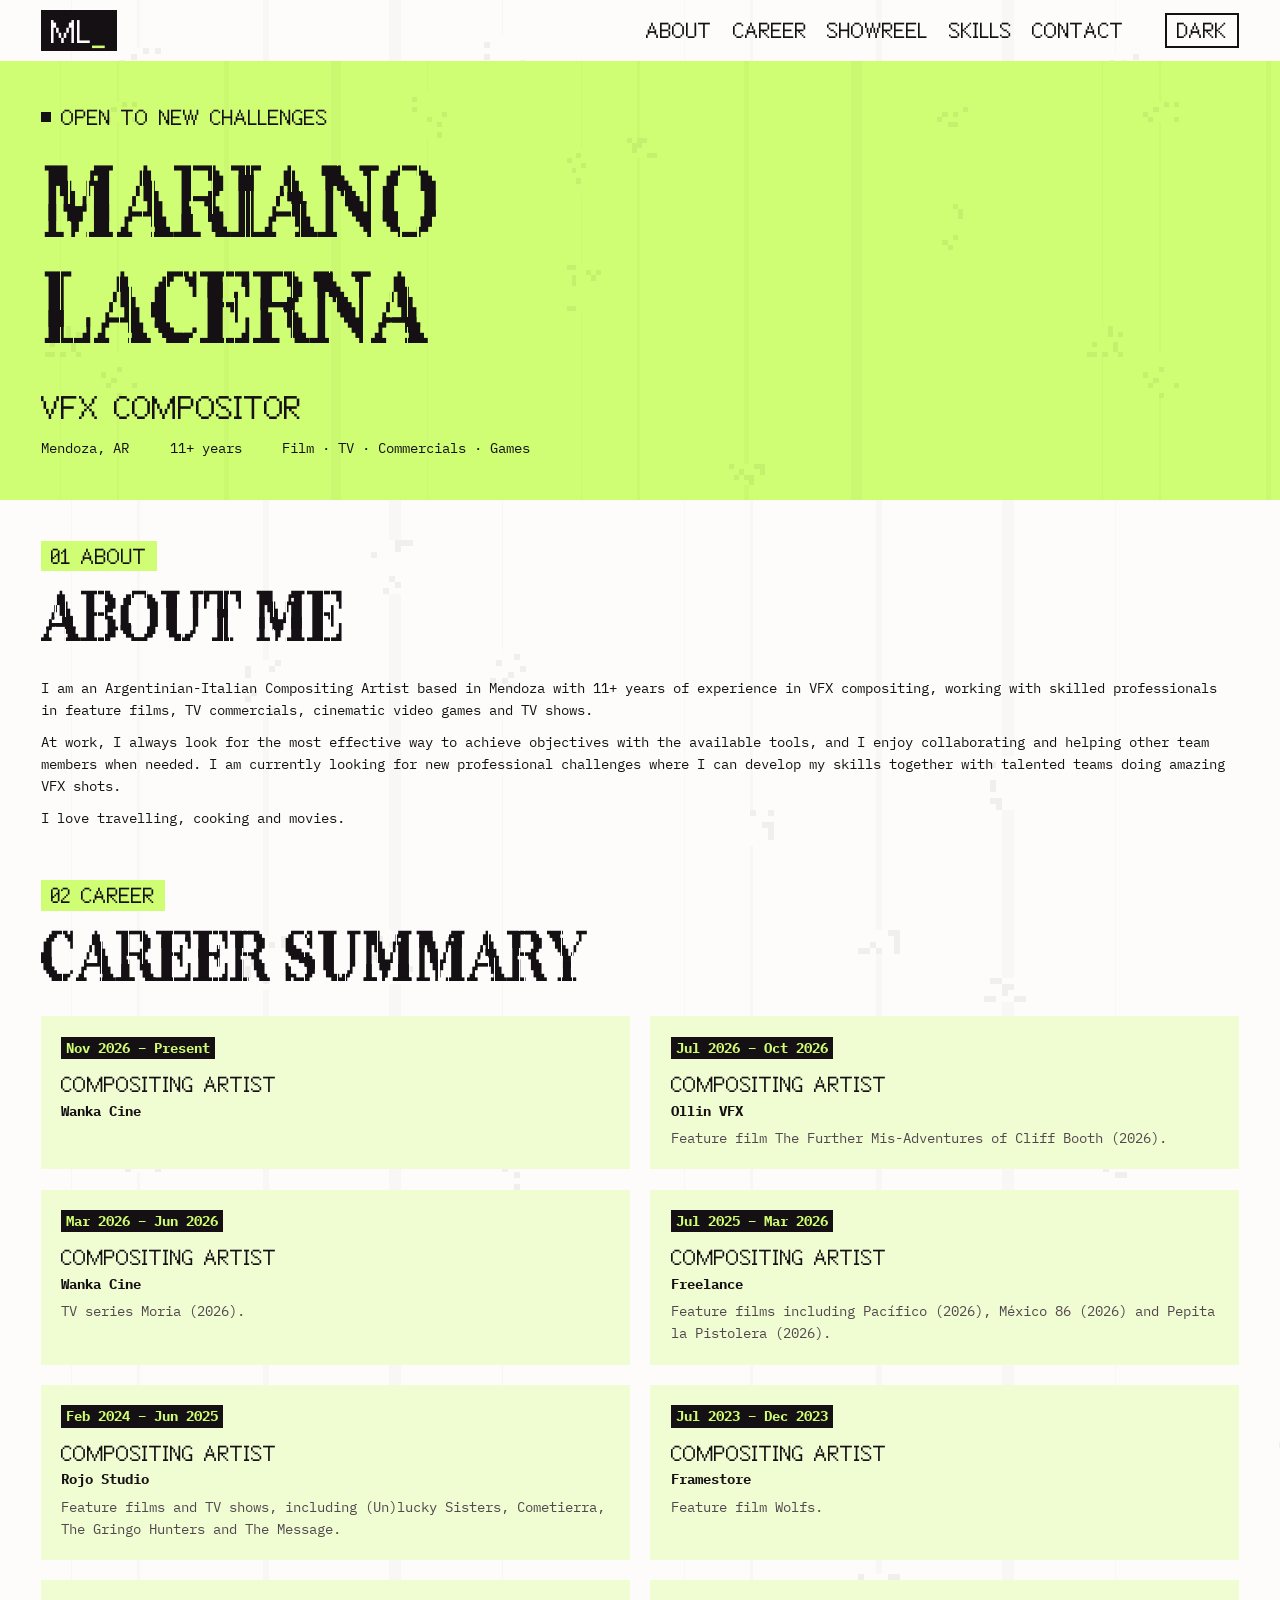
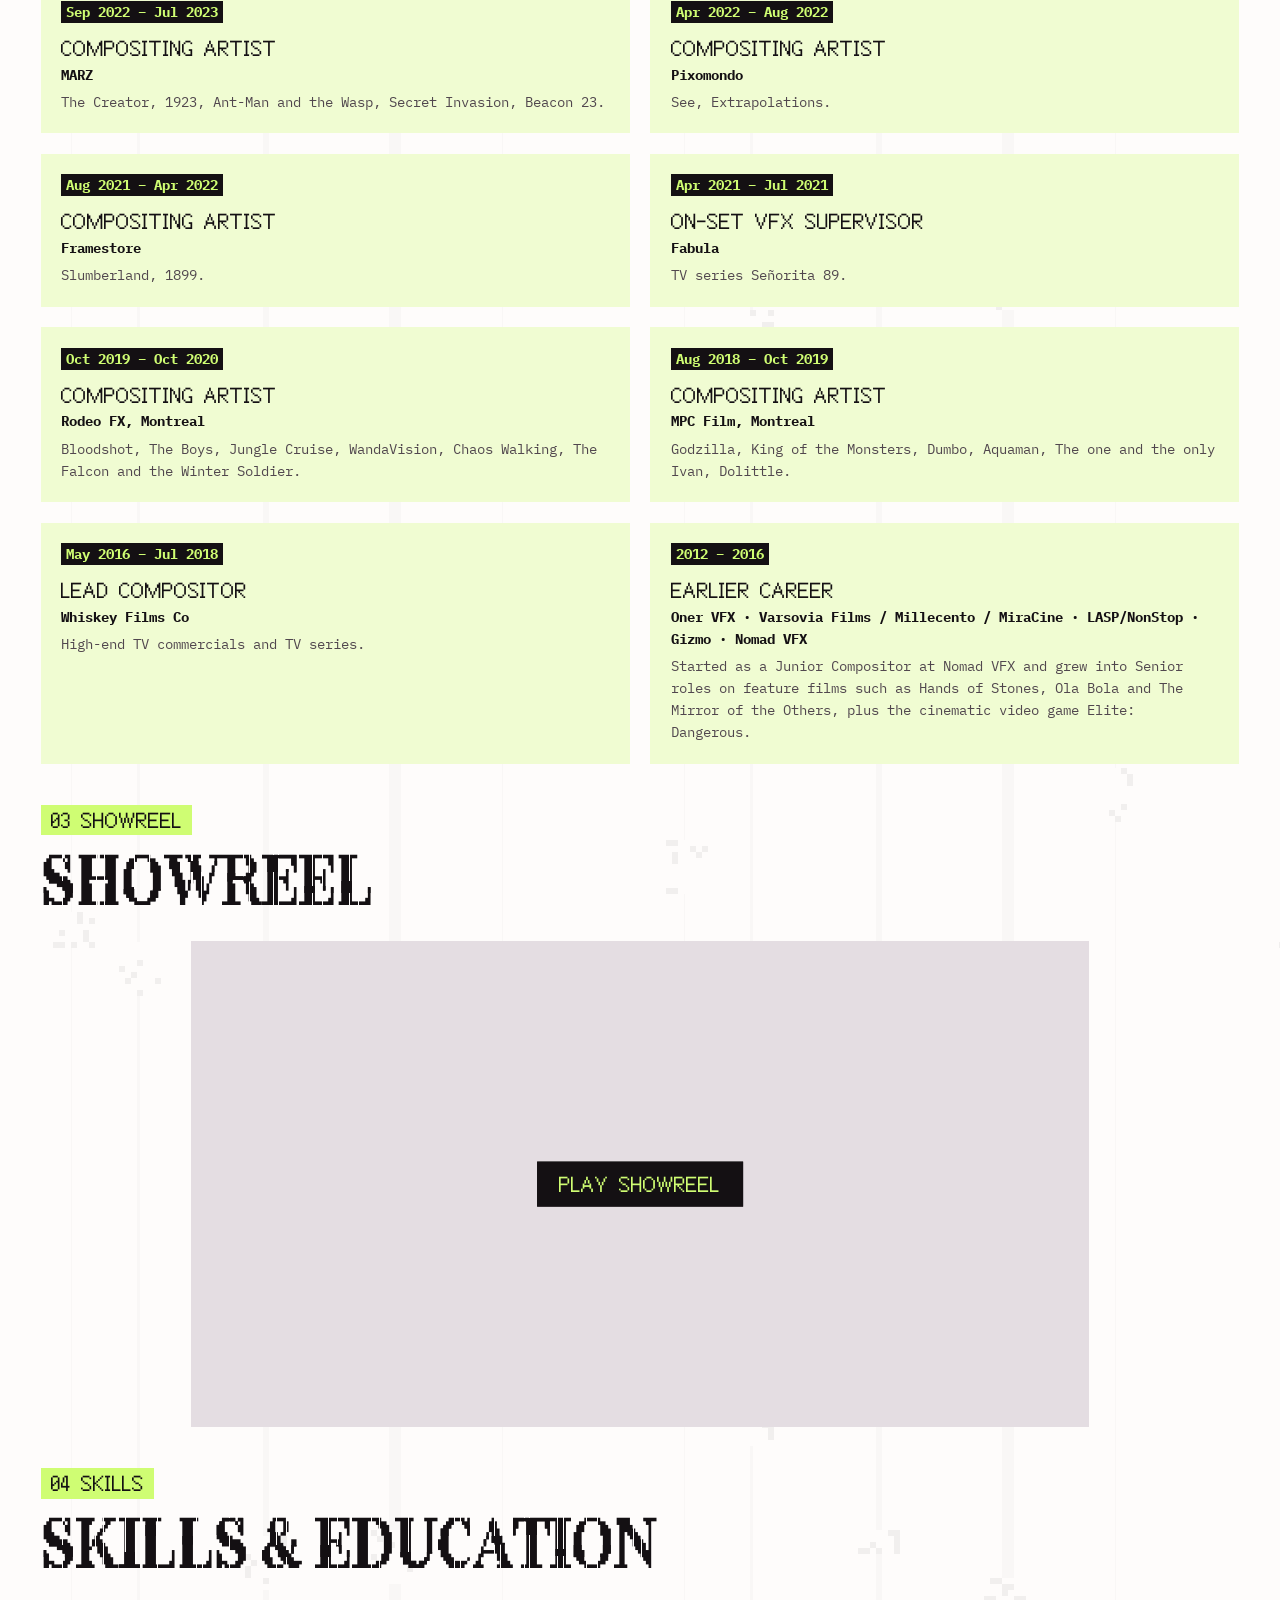
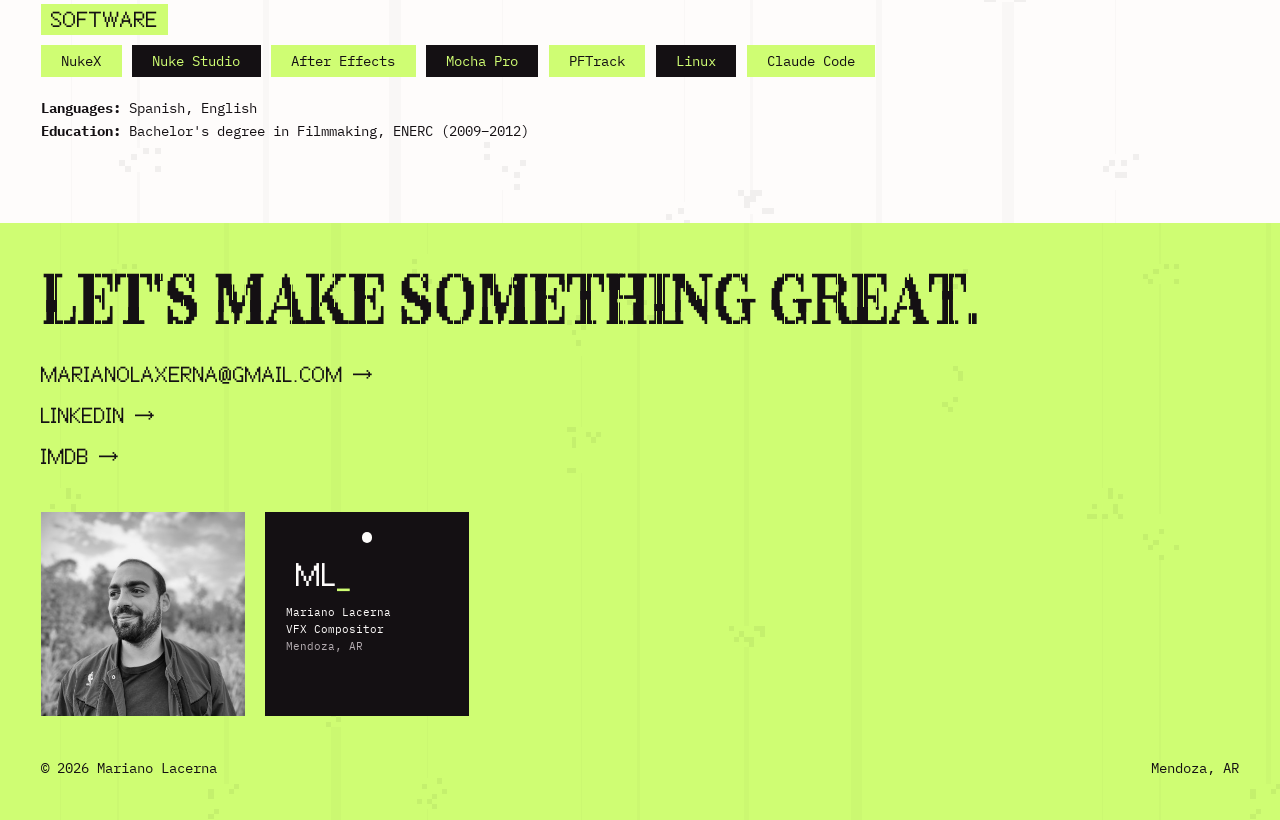
<file: v1.html>
<!doctype html>
<html lang="en" data-clave="dv-v1-modo">
<head>
  <meta charset="utf-8">
  <meta name="viewport" content="width=device-width, initial-scale=1">
  <meta name="color-scheme" content="dark light">
  <meta name="theme-color" content="#080608" media="(prefers-color-scheme: dark)">
  <meta name="theme-color" content="#fefcfb" media="(prefers-color-scheme: light)">
  <meta name="description" content="Personal website of Mariano Lacerna, VFX Compositor with 11+ years of experience in feature films, TV shows, commercials and video games.">
  <title>Mariano Lacerna – VFX Compositor (v1)</title>
  <script>try{var m=localStorage.getItem("dv-v1-modo");if(m)document.documentElement.dataset.modo=m;}catch(e){}</script>
  <link rel="stylesheet" href="v1-tokens.css">
  <link rel="stylesheet" href="dv-base.css">
  <script src="https://player.vimeo.com/api/player.js" defer></script>
  <script src="dv-main.js" defer></script>
</head>
<body>
<div class="dv">
  <header class="dv-nav">
    <span class="dv-pixel ml-logo" role="img" aria-label="Mariano Lacerna">ML<b>_</b></span>
    <div class="ml-derecha">
      <nav class="dv-pixel" aria-label="Main"><a href="#about">About</a><a href="#career">Career</a><a href="#showreel">Showreel</a><a href="#skills">Skills</a><a href="#contact">Contact</a></nav>
      <button class="dv-btn dv-linea ml-modo" id="modo" type="button">Light</button>
    </div>
  </header>

  <main>
    <section class="dv-hero">
      <p class="dv-pixel ml-estado"><i aria-hidden="true"></i>Open to new challenges</p>
      <h1 class="dv-rayado" data-rayar>Mariano Lacerna</h1>
      <p class="dv-banda dv-pixel">VFX Compositor</p>
      <div class="dv-separado ml-datos dv-suave"><span>Mendoza, AR</span><span>11+ years</span><span>Film · TV · Commercials · Games</span></div>
    </section>

    <section class="dv-seccion ml-about" id="about">
      <p class="dv-pixel ml-rotulo">01 About</p>
      <h2 class="dv-rayado ml-titulo" data-rayar>About me</h2>
      <p>I am an Argentinian-Italian Compositing Artist based in Mendoza with 11+ years of experience in VFX compositing, working with skilled professionals in feature films, TV commercials, cinematic video games and TV shows.</p>
      <p>At work, I always look for the most effective way to achieve objectives with the available tools, and I enjoy collaborating and helping other team members when needed. I am currently looking for new professional challenges where I can develop my skills together with talented teams doing amazing VFX shots.</p>
      <p>I love travelling, cooking and movies.</p>
    </section>

    <section class="dv-seccion" id="career">
      <p class="dv-pixel ml-rotulo">02 Career</p>
      <h2 class="dv-rayado ml-titulo" data-rayar>Career summary</h2>
      <ul class="ml-trabajos">
        <li class="ml-trabajo">
          <p class="dv-precio">Nov 2026 – Present</p>
          <h3 class="dv-pixel">Compositing Artist</h3>
          <p class="ml-estudio">Wanka Cine</p>
        </li>
        <li class="ml-trabajo">
          <p class="dv-precio">Jul 2026 – Oct 2026</p>
          <h3 class="dv-pixel">Compositing Artist</h3>
          <p class="ml-estudio">Ollin VFX</p>
          <p class="dv-suave">Feature film The Further Mis-Adventures of Cliff Booth (2026).</p>
        </li>
        <li class="ml-trabajo">
          <p class="dv-precio">Mar 2026 – Jun 2026</p>
          <h3 class="dv-pixel">Compositing Artist</h3>
          <p class="ml-estudio">Wanka Cine</p>
          <p class="dv-suave">TV series Moria (2026).</p>
        </li>
        <li class="ml-trabajo">
          <p class="dv-precio">Jul 2025 – Mar 2026</p>
          <h3 class="dv-pixel">Compositing Artist</h3>
          <p class="ml-estudio">Freelance</p>
          <p class="dv-suave">Feature films including Pacífico (2026), México 86 (2026) and Pepita la Pistolera (2026).</p>
        </li>
        <li class="ml-trabajo">
          <p class="dv-precio">Feb 2024 – Jun 2025</p>
          <h3 class="dv-pixel">Compositing Artist</h3>
          <p class="ml-estudio">Rojo Studio</p>
          <p class="dv-suave">Feature films and TV shows, including (Un)lucky Sisters, Cometierra, The Gringo Hunters and The Message.</p>
        </li>
        <li class="ml-trabajo">
          <p class="dv-precio">Jul 2023 – Dec 2023</p>
          <h3 class="dv-pixel">Compositing Artist</h3>
          <p class="ml-estudio">Framestore</p>
          <p class="dv-suave">Feature film Wolfs.</p>
        </li>
        <li class="ml-trabajo">
          <p class="dv-precio">Sep 2022 – Jul 2023</p>
          <h3 class="dv-pixel">Compositing Artist</h3>
          <p class="ml-estudio">MARZ</p>
          <p class="dv-suave">The Creator, 1923, Ant-Man and the Wasp, Secret Invasion, Beacon 23.</p>
        </li>
        <li class="ml-trabajo">
          <p class="dv-precio">Apr 2022 – Aug 2022</p>
          <h3 class="dv-pixel">Compositing Artist</h3>
          <p class="ml-estudio">Pixomondo</p>
          <p class="dv-suave">See, Extrapolations.</p>
        </li>
        <li class="ml-trabajo">
          <p class="dv-precio">Aug 2021 – Apr 2022</p>
          <h3 class="dv-pixel">Compositing Artist</h3>
          <p class="ml-estudio">Framestore</p>
          <p class="dv-suave">Slumberland, 1899.</p>
        </li>
        <li class="ml-trabajo">
          <p class="dv-precio">Apr 2021 – Jul 2021</p>
          <h3 class="dv-pixel">On-Set VFX Supervisor</h3>
          <p class="ml-estudio">Fabula</p>
          <p class="dv-suave">TV series Señorita 89.</p>
        </li>
        <li class="ml-trabajo">
          <p class="dv-precio">Oct 2019 – Oct 2020</p>
          <h3 class="dv-pixel">Compositing Artist</h3>
          <p class="ml-estudio">Rodeo FX, Montreal</p>
          <p class="dv-suave">Bloodshot, The Boys, Jungle Cruise, WandaVision, Chaos Walking, The Falcon and the Winter Soldier.</p>
        </li>
        <li class="ml-trabajo">
          <p class="dv-precio">Aug 2018 – Oct 2019</p>
          <h3 class="dv-pixel">Compositing Artist</h3>
          <p class="ml-estudio">MPC Film, Montreal</p>
          <p class="dv-suave">Godzilla, King of the Monsters, Dumbo, Aquaman, The one and the only Ivan, Dolittle.</p>
        </li>
        <li class="ml-trabajo">
          <p class="dv-precio">May 2016 – Jul 2018</p>
          <h3 class="dv-pixel">Lead Compositor</h3>
          <p class="ml-estudio">Whiskey Films Co</p>
          <p class="dv-suave">High-end TV commercials and TV series.</p>
        </li>
        <li class="ml-trabajo">
          <p class="dv-precio">2012 – 2016</p>
          <h3 class="dv-pixel">Earlier career</h3>
          <p class="ml-estudio">Oner VFX · Varsovia Films / Millecento / MiraCine · LASP/NonStop · Gizmo · Nomad VFX</p>
          <p class="dv-suave">Started as a Junior Compositor at Nomad VFX and grew into Senior roles on feature films such as Hands of Stones, Ola Bola and The Mirror of the Others, plus the cinematic video game Elite: Dangerous.</p>
        </li>
      </ul>
    </section>

    <section class="dv-seccion" id="showreel">
      <p class="dv-pixel ml-rotulo">03 Showreel</p>
      <h2 class="dv-rayado ml-titulo" data-rayar>Showreel</h2>
      <div class="ml-reel">
        <div class="ml-marco"><iframe src="https://player.vimeo.com/video/888430497?autopause=0&amp;player_id=0&amp;app_id=58479" allow="autoplay; fullscreen; picture-in-picture; clipboard-write; encrypted-media; web-share" referrerpolicy="strict-origin-when-cross-origin" title="Mariano Lacerna - reel2025"></iframe></div>
        <button class="dv-btn ml-play" type="button">Play showreel</button>
      </div>
    </section>

    <section class="dv-seccion" id="skills">
      <p class="dv-pixel ml-rotulo">04 Skills</p>
      <h2 class="dv-rayado ml-titulo" data-rayar>Skills & Education</h2>
      <h3 class="dv-pixel ml-rotulo">Software</h3>
      <ul class="ml-programas"><li>NukeX</li><li>Nuke Studio</li><li>After Effects</li><li>Mocha Pro</li><li>PFTrack</li><li>Linux</li><li>Claude Code</li></ul>
      <p><strong>Languages:</strong> Spanish, English</p>
      <p><strong>Education:</strong> Bachelor's degree in Filmmaking, ENERC (2009–2012)</p>
    </section>
  </main>

  <footer class="dv-pie" id="contact">
    <h2 class="dv-rayado ml-titulo" data-rayar>Let's make something great.</h2>
    <div class="ml-enlaces dv-pixel"><a href="mailto:marianolaxerna@gmail.com">marianolaxerna@gmail.com →</a><a href="https://www.linkedin.com/in/marianolacerna">LinkedIn →</a><a href="https://www.imdb.com/name/nm5569918/">IMDb →</a></div>
    <div class="ml-ficha">
      <img src="assets/foto.jpg" alt="Portrait of Mariano Lacerna" width="240" height="240">
      <div class="dv-etiqueta">
        <p><span class="dv-pixel ml-logo" role="img" aria-label="Mariano Lacerna">ML<b>_</b></span></p>
        <p>Mariano Lacerna</p>
        <p>VFX Compositor</p>
        <small>Mendoza, AR</small>
      </div>
    </div>
    <div class="dv-separado dv-suave"><span>© 2026 Mariano Lacerna</span><span>Mendoza, AR</span></div>
  </footer>
</div>
</body>
</html>
</file>
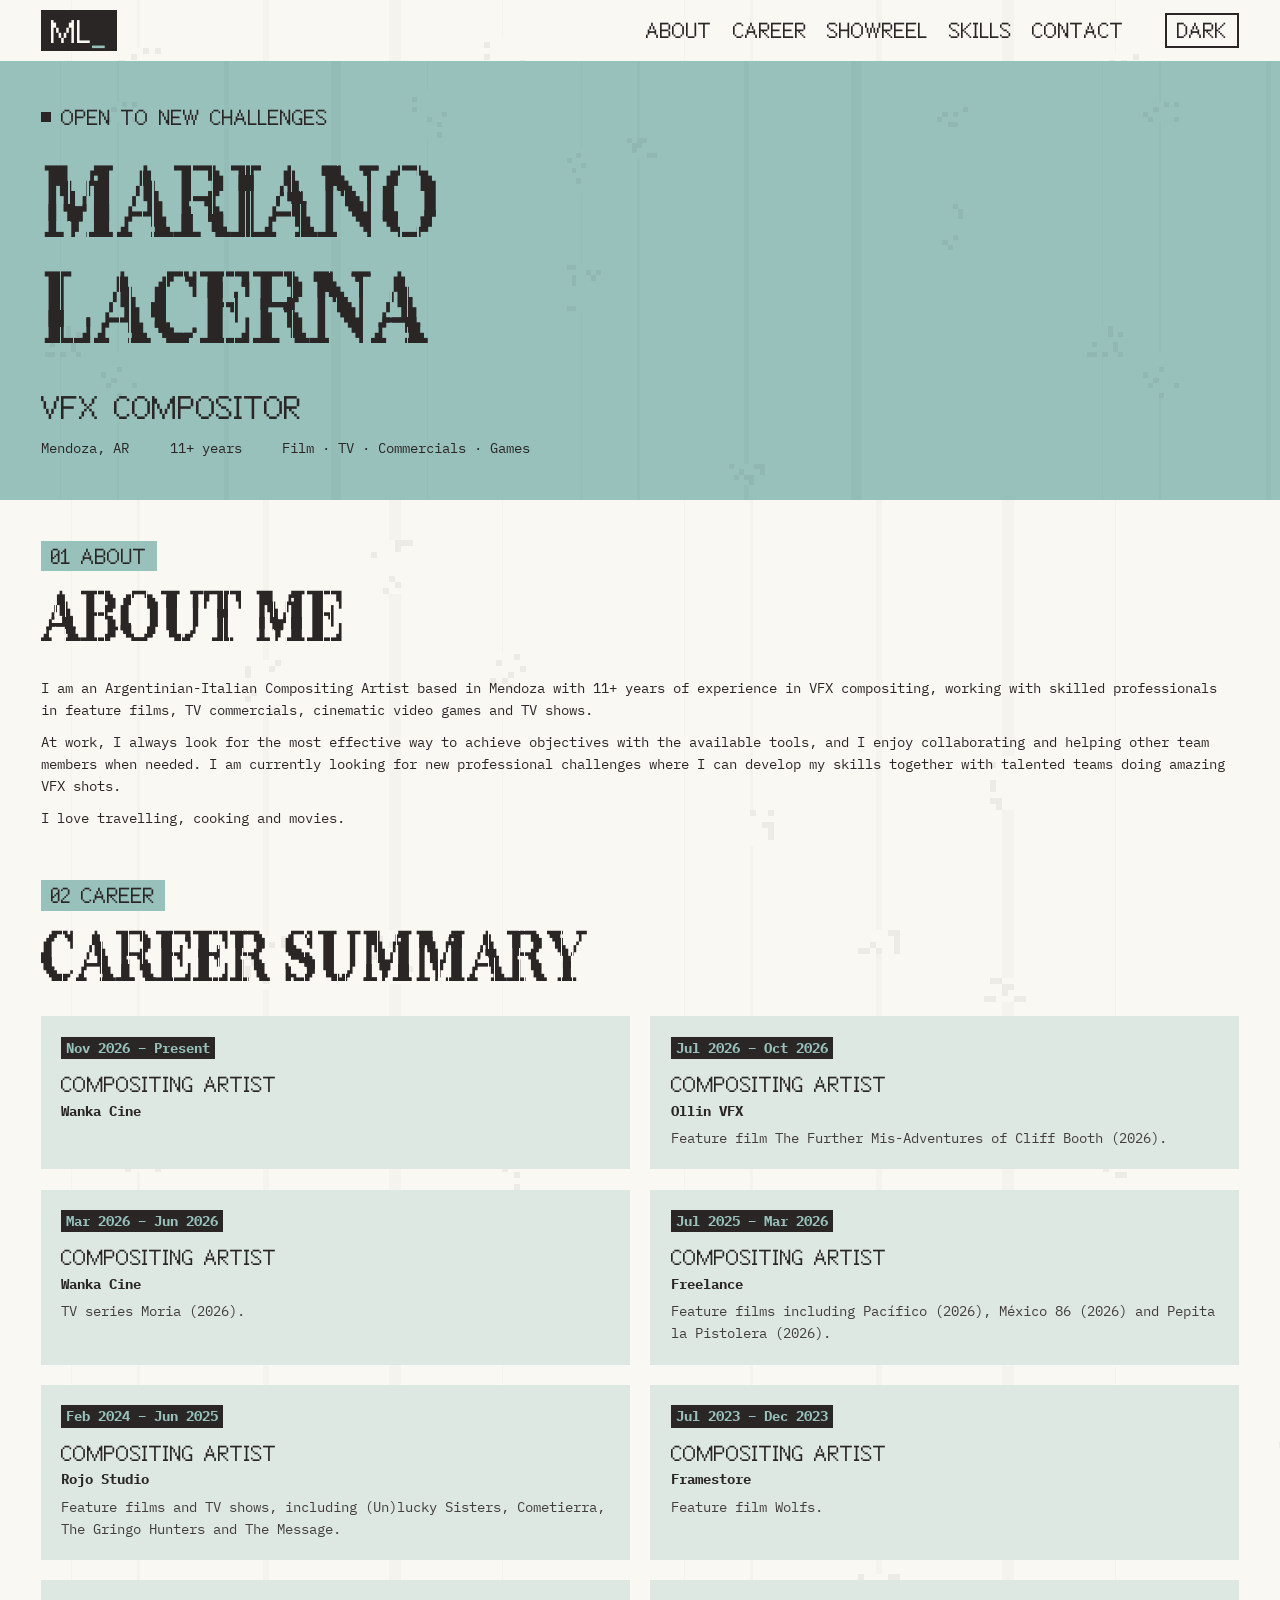
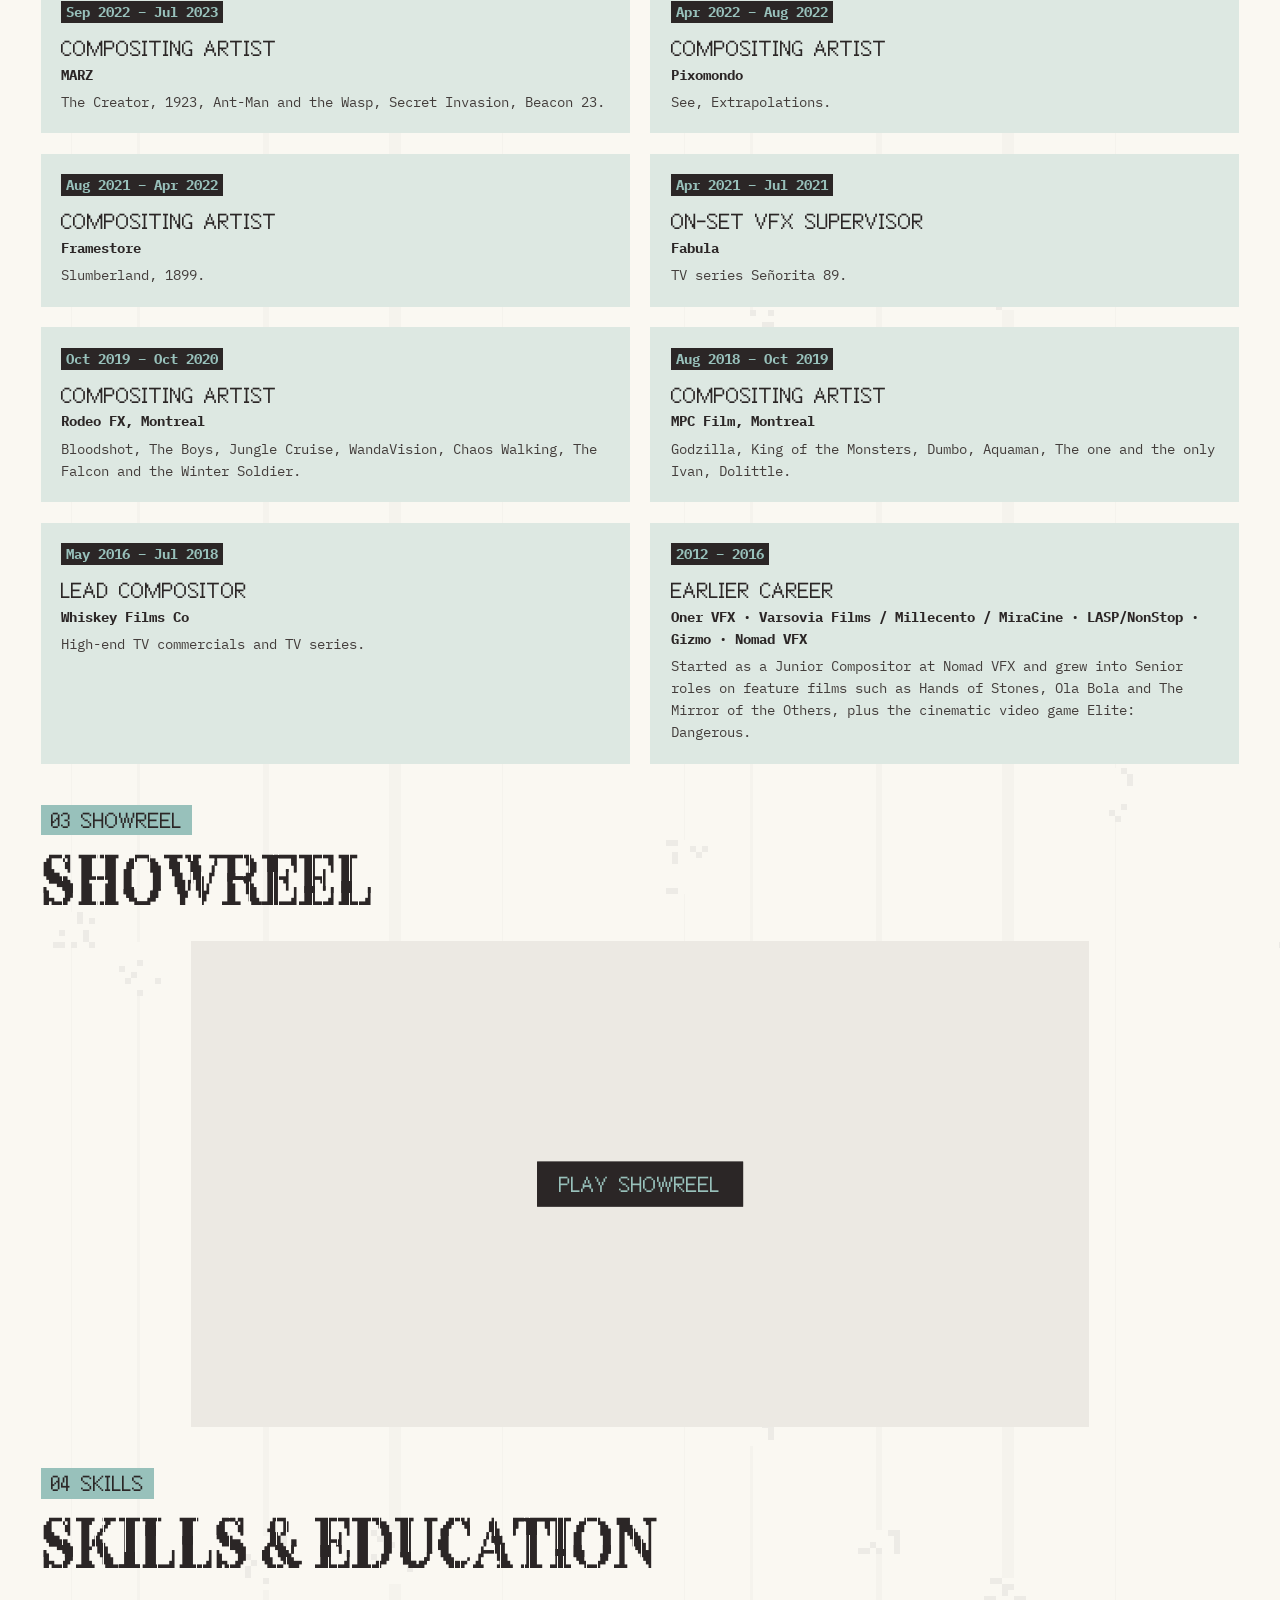
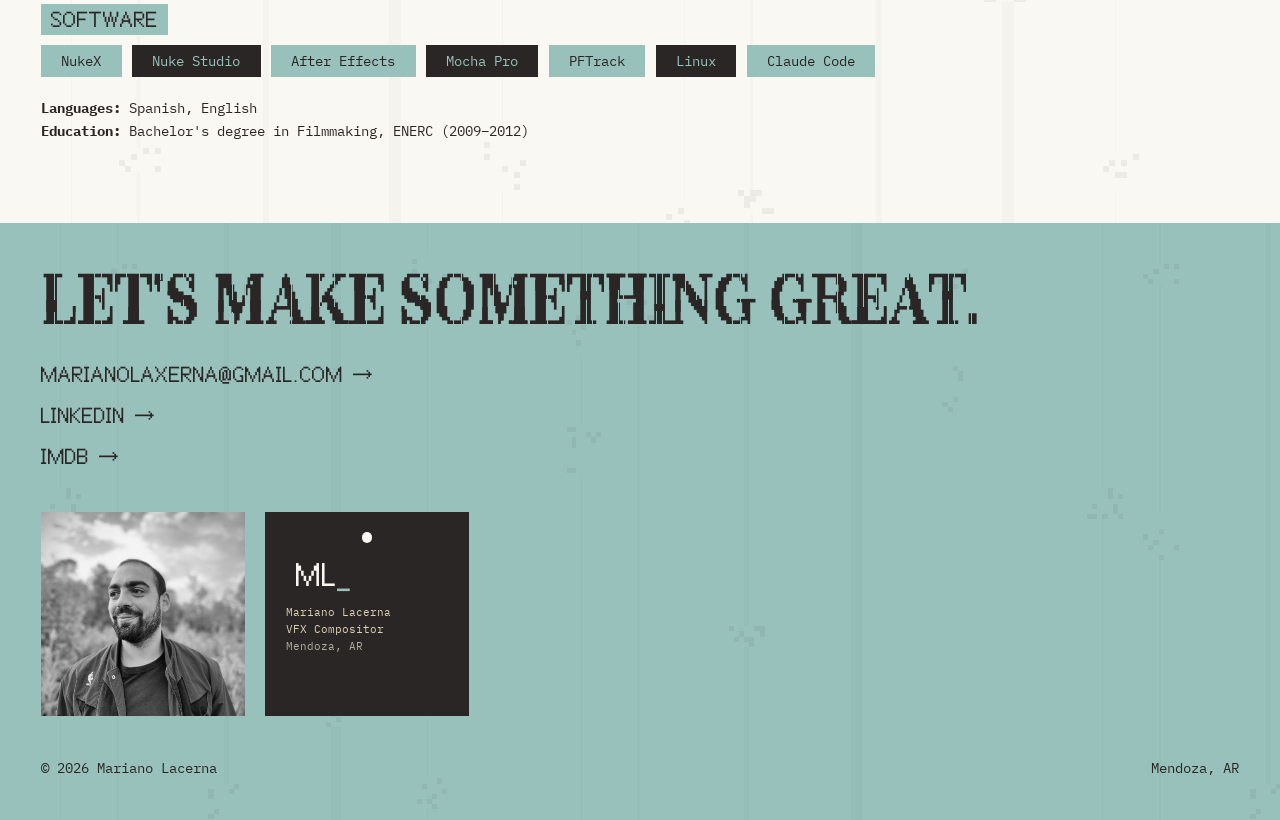
<file: v2.html>
<!doctype html>
<html lang="en" data-clave="dv-v2-modo">
<head>
  <meta charset="utf-8">
  <meta name="viewport" content="width=device-width, initial-scale=1">
  <meta name="color-scheme" content="dark light">
  <meta name="theme-color" content="#0a0909" media="(prefers-color-scheme: dark)">
  <meta name="theme-color" content="#faf8f2" media="(prefers-color-scheme: light)">
  <meta name="description" content="Personal website of Mariano Lacerna, VFX Compositor with 11+ years of experience in feature films, TV shows, commercials and video games.">
  <title>Mariano Lacerna – VFX Compositor (v2)</title>
  <script>try{var m=localStorage.getItem("dv-v2-modo");if(m)document.documentElement.dataset.modo=m;}catch(e){}</script>
  <link rel="stylesheet" href="v2-tokens.css">
  <link rel="stylesheet" href="dv-base.css">
  <script src="https://player.vimeo.com/api/player.js" defer></script>
  <script src="dv-main.js" defer></script>
</head>
<body>
<div class="dv">
  <header class="dv-nav">
    <span class="dv-pixel ml-logo" role="img" aria-label="Mariano Lacerna">ML<b>_</b></span>
    <div class="ml-derecha">
      <nav class="dv-pixel" aria-label="Main"><a href="#about">About</a><a href="#career">Career</a><a href="#showreel">Showreel</a><a href="#skills">Skills</a><a href="#contact">Contact</a></nav>
      <button class="dv-btn dv-linea ml-modo" id="modo" type="button">Light</button>
    </div>
  </header>

  <main>
    <section class="dv-hero">
      <p class="dv-pixel ml-estado"><i aria-hidden="true"></i>Open to new challenges</p>
      <h1 class="dv-rayado" data-rayar>Mariano Lacerna</h1>
      <p class="dv-banda dv-pixel">VFX Compositor</p>
      <div class="dv-separado ml-datos dv-suave"><span>Mendoza, AR</span><span>11+ years</span><span>Film · TV · Commercials · Games</span></div>
    </section>

    <section class="dv-seccion ml-about" id="about">
      <p class="dv-pixel ml-rotulo">01 About</p>
      <h2 class="dv-rayado ml-titulo" data-rayar>About me</h2>
      <p>I am an Argentinian-Italian Compositing Artist based in Mendoza with 11+ years of experience in VFX compositing, working with skilled professionals in feature films, TV commercials, cinematic video games and TV shows.</p>
      <p>At work, I always look for the most effective way to achieve objectives with the available tools, and I enjoy collaborating and helping other team members when needed. I am currently looking for new professional challenges where I can develop my skills together with talented teams doing amazing VFX shots.</p>
      <p>I love travelling, cooking and movies.</p>
    </section>

    <section class="dv-seccion" id="career">
      <p class="dv-pixel ml-rotulo">02 Career</p>
      <h2 class="dv-rayado ml-titulo" data-rayar>Career summary</h2>
      <ul class="ml-trabajos">
        <li class="ml-trabajo">
          <p class="dv-precio">Nov 2026 – Present</p>
          <h3 class="dv-pixel">Compositing Artist</h3>
          <p class="ml-estudio">Wanka Cine</p>
        </li>
        <li class="ml-trabajo">
          <p class="dv-precio">Jul 2026 – Oct 2026</p>
          <h3 class="dv-pixel">Compositing Artist</h3>
          <p class="ml-estudio">Ollin VFX</p>
          <p class="dv-suave">Feature film The Further Mis-Adventures of Cliff Booth (2026).</p>
        </li>
        <li class="ml-trabajo">
          <p class="dv-precio">Mar 2026 – Jun 2026</p>
          <h3 class="dv-pixel">Compositing Artist</h3>
          <p class="ml-estudio">Wanka Cine</p>
          <p class="dv-suave">TV series Moria (2026).</p>
        </li>
        <li class="ml-trabajo">
          <p class="dv-precio">Jul 2025 – Mar 2026</p>
          <h3 class="dv-pixel">Compositing Artist</h3>
          <p class="ml-estudio">Freelance</p>
          <p class="dv-suave">Feature films including Pacífico (2026), México 86 (2026) and Pepita la Pistolera (2026).</p>
        </li>
        <li class="ml-trabajo">
          <p class="dv-precio">Feb 2024 – Jun 2025</p>
          <h3 class="dv-pixel">Compositing Artist</h3>
          <p class="ml-estudio">Rojo Studio</p>
          <p class="dv-suave">Feature films and TV shows, including (Un)lucky Sisters, Cometierra, The Gringo Hunters and The Message.</p>
        </li>
        <li class="ml-trabajo">
          <p class="dv-precio">Jul 2023 – Dec 2023</p>
          <h3 class="dv-pixel">Compositing Artist</h3>
          <p class="ml-estudio">Framestore</p>
          <p class="dv-suave">Feature film Wolfs.</p>
        </li>
        <li class="ml-trabajo">
          <p class="dv-precio">Sep 2022 – Jul 2023</p>
          <h3 class="dv-pixel">Compositing Artist</h3>
          <p class="ml-estudio">MARZ</p>
          <p class="dv-suave">The Creator, 1923, Ant-Man and the Wasp, Secret Invasion, Beacon 23.</p>
        </li>
        <li class="ml-trabajo">
          <p class="dv-precio">Apr 2022 – Aug 2022</p>
          <h3 class="dv-pixel">Compositing Artist</h3>
          <p class="ml-estudio">Pixomondo</p>
          <p class="dv-suave">See, Extrapolations.</p>
        </li>
        <li class="ml-trabajo">
          <p class="dv-precio">Aug 2021 – Apr 2022</p>
          <h3 class="dv-pixel">Compositing Artist</h3>
          <p class="ml-estudio">Framestore</p>
          <p class="dv-suave">Slumberland, 1899.</p>
        </li>
        <li class="ml-trabajo">
          <p class="dv-precio">Apr 2021 – Jul 2021</p>
          <h3 class="dv-pixel">On-Set VFX Supervisor</h3>
          <p class="ml-estudio">Fabula</p>
          <p class="dv-suave">TV series Señorita 89.</p>
        </li>
        <li class="ml-trabajo">
          <p class="dv-precio">Oct 2019 – Oct 2020</p>
          <h3 class="dv-pixel">Compositing Artist</h3>
          <p class="ml-estudio">Rodeo FX, Montreal</p>
          <p class="dv-suave">Bloodshot, The Boys, Jungle Cruise, WandaVision, Chaos Walking, The Falcon and the Winter Soldier.</p>
        </li>
        <li class="ml-trabajo">
          <p class="dv-precio">Aug 2018 – Oct 2019</p>
          <h3 class="dv-pixel">Compositing Artist</h3>
          <p class="ml-estudio">MPC Film, Montreal</p>
          <p class="dv-suave">Godzilla, King of the Monsters, Dumbo, Aquaman, The one and the only Ivan, Dolittle.</p>
        </li>
        <li class="ml-trabajo">
          <p class="dv-precio">May 2016 – Jul 2018</p>
          <h3 class="dv-pixel">Lead Compositor</h3>
          <p class="ml-estudio">Whiskey Films Co</p>
          <p class="dv-suave">High-end TV commercials and TV series.</p>
        </li>
        <li class="ml-trabajo">
          <p class="dv-precio">2012 – 2016</p>
          <h3 class="dv-pixel">Earlier career</h3>
          <p class="ml-estudio">Oner VFX · Varsovia Films / Millecento / MiraCine · LASP/NonStop · Gizmo · Nomad VFX</p>
          <p class="dv-suave">Started as a Junior Compositor at Nomad VFX and grew into Senior roles on feature films such as Hands of Stones, Ola Bola and The Mirror of the Others, plus the cinematic video game Elite: Dangerous.</p>
        </li>
      </ul>
    </section>

    <section class="dv-seccion" id="showreel">
      <p class="dv-pixel ml-rotulo">03 Showreel</p>
      <h2 class="dv-rayado ml-titulo" data-rayar>Showreel</h2>
      <div class="ml-reel">
        <div class="ml-marco"><iframe src="https://player.vimeo.com/video/888430497?autopause=0&amp;player_id=0&amp;app_id=58479" allow="autoplay; fullscreen; picture-in-picture; clipboard-write; encrypted-media; web-share" referrerpolicy="strict-origin-when-cross-origin" title="Mariano Lacerna - reel2025"></iframe></div>
        <button class="dv-btn ml-play" type="button">Play showreel</button>
      </div>
    </section>

    <section class="dv-seccion" id="skills">
      <p class="dv-pixel ml-rotulo">04 Skills</p>
      <h2 class="dv-rayado ml-titulo" data-rayar>Skills & Education</h2>
      <h3 class="dv-pixel ml-rotulo">Software</h3>
      <ul class="ml-programas"><li>NukeX</li><li>Nuke Studio</li><li>After Effects</li><li>Mocha Pro</li><li>PFTrack</li><li>Linux</li><li>Claude Code</li></ul>
      <p><strong>Languages:</strong> Spanish, English</p>
      <p><strong>Education:</strong> Bachelor's degree in Filmmaking, ENERC (2009–2012)</p>
    </section>
  </main>

  <footer class="dv-pie" id="contact">
    <h2 class="dv-rayado ml-titulo" data-rayar>Let's make something great.</h2>
    <div class="ml-enlaces dv-pixel"><a href="mailto:marianolaxerna@gmail.com">marianolaxerna@gmail.com →</a><a href="https://www.linkedin.com/in/marianolacerna">LinkedIn →</a><a href="https://www.imdb.com/name/nm5569918/">IMDb →</a></div>
    <div class="ml-ficha">
      <img src="assets/foto.jpg" alt="Portrait of Mariano Lacerna" width="240" height="240">
      <div class="dv-etiqueta">
        <p><span class="dv-pixel ml-logo" role="img" aria-label="Mariano Lacerna">ML<b>_</b></span></p>
        <p>Mariano Lacerna</p>
        <p>VFX Compositor</p>
        <small>Mendoza, AR</small>
      </div>
    </div>
    <div class="dv-separado dv-suave"><span>© 2026 Mariano Lacerna</span><span>Mendoza, AR</span></div>
  </footer>
</div>
</body>
</html>
</file>
<file: v2-tokens.css>
:root {
  --font-titulo: "Duermevela Condensed", Georgia, serif;
  --font-pixel: "Fusion Pixel", monospace;
  --font-texto: "IBM Plex Mono", ui-monospace, monospace;

  /* Modo oscuro (base) */
  color-scheme: dark;
  --fondo: #221e1e;
  --bloque: #2b2727;
  --texto: #faf8f2;
  --texto-suave: #faf8f2;
  --titulo: #98c1bb;
  --titulo-bloque: #faf8f2;
  --boton-fondo: #98c1bb;
  --boton-texto: #221e1e;
  --hover-fondo: #ddd1b3;
  --hover-borde: #ddd1b3;
  --hover-texto: #221e1e;
  --precio-texto: #faf8f2;
  --precio-fondo: transparent;
  --precio-margen: 0;
  --nav-hover-texto: #98c1bb;
  --nav-hover-fondo: transparent;
  --etiqueta-fondo: #faf8f2;
  --etiqueta-texto: #221e1e;
  --etiqueta-suave: #524c49;
}

/* Modo claro según el sistema */
@media (prefers-color-scheme: light) {
  :root:not([data-modo="oscuro"]) {
    color-scheme: light;
    --fondo: #faf8f2;
    --bloque: #ece9e3;
    --texto: #2b2626;
    --texto-suave: #433d3b;
    --titulo: #2b2626;
    --titulo-bloque: #2b2626;
    --boton-fondo: #2b2626;
    --boton-texto: #98c1bb;
    --hover-fondo: #98c1bb;
    --hover-borde: #2b2626;
    --hover-texto: #2b2626;
    --precio-texto: #2b2626;
    --precio-fondo: #98c1bb;
    --precio-margen: 6px;
    --nav-hover-texto: #2b2626;
    --nav-hover-fondo: #98c1bb;
    --etiqueta-fondo: #2b2626;
    --etiqueta-texto: #ddd1b3;
    --etiqueta-suave: #b0ac9c;
  }
}

/* Modo claro forzado */
:root[data-modo="claro"] {
  color-scheme: light;
  --fondo: #faf8f2;
  --bloque: #ece9e3;
  --texto: #2b2626;
  --texto-suave: #433d3b;
  --titulo: #2b2626;
  --titulo-bloque: #2b2626;
  --boton-fondo: #2b2626;
  --boton-texto: #98c1bb;
  --hover-fondo: #98c1bb;
  --hover-borde: #2b2626;
  --hover-texto: #2b2626;
  --precio-texto: #2b2626;
  --precio-fondo: #98c1bb;
  --precio-margen: 6px;
  --nav-hover-texto: #2b2626;
  --nav-hover-fondo: #98c1bb;
  --etiqueta-fondo: #2b2626;
  --etiqueta-texto: #ddd1b3;
  --etiqueta-suave: #b0ac9c;
}

/* accent of this version, used for the logo and light mode colour */
:root { --acento: #98c1bb; }

/* dark mode: near black */
:root { --fondo: #0a0909; --bloque: #161414; }
</file>
<file: dv-base.css>
/* Duermevela identity: sections 5 and 7 of the brand document */
@font-face {
  font-family: "Duermevela Condensed";
  src: url("fonts/duermevela-condensed.woff2") format("woff2");
  font-weight: 700;
  font-display: swap;
}
@font-face {
  font-family: "Fusion Pixel";
  src: url("fonts/fusion-pixel-12px-proportional-sc-latin-400-normal.woff2") format("woff2");
  font-weight: 400;
  font-display: swap;
}
@font-face {
  font-family: "IBM Plex Mono";
  src: url("fonts/ibm-plex-mono-latin-400-normal.woff2") format("woff2");
  font-weight: 400;
  font-display: swap;
}
@font-face {
  font-family: "IBM Plex Mono";
  src: url("fonts/ibm-plex-mono-latin-700-normal.woff2") format("woff2");
  font-weight: 700;
  font-display: swap;
}

body { margin: 0; background: var(--fondo); }
.dv { color: var(--texto); font-family: var(--font-texto); font-size: 16px; line-height: 26px; }
.dv * { box-sizing: border-box; margin: 0; padding: 0; }
.dv-pixel { font-family: var(--font-pixel); font-size: 24px; line-height: 36px; font-weight: 400; text-transform: uppercase; -webkit-font-smoothing: none; }
.dv-suave { color: var(--texto-suave); }
.dv-vh { position: absolute; width: 1px; height: 1px; overflow: hidden; clip-path: inset(50%); white-space: nowrap; }
.dv-separado { display: flex; justify-content: space-between; flex-wrap: wrap; gap: 12px; }

/* Titular rayado */
.dv-rayado { color: var(--titulo); font-family: var(--font-titulo); font-weight: 700; font-size: clamp(64px, 16vw, 212px); line-height: 1.02; text-transform: uppercase; }
.dv-rayado .dv-w { display: inline-block; white-space: nowrap; margin-right: .18em; }
.dv-rayado .dv-l { display: inline-block; line-height: 1.02; padding-top: .14em; margin-top: -.12em; --c: var(--titulo); --acento: 0em; }
.dv-rayado .dv-l.dv-tilde { --acento: .25em; }
.dv-foto .dv-rayado { color: var(--titulo-bloque); font-size: 172px; line-height: 1.1; }
.dv-foto .dv-l { --c: var(--titulo-bloque); }

@supports ((-webkit-background-clip: text) or (background-clip: text)) {
  /* Capas: zona superior llena (acentos), "puente" que interrumpe los cortes, y rayas */
  .dv-rayado .dv-l {
    color: transparent;
    -webkit-background-clip: text;
    background-clip: text;
    background-image: linear-gradient(var(--c), var(--c)), linear-gradient(var(--c), var(--c)), var(--rayas);
    background-size: 100% var(--acento), 100% var(--ph), 100% 100%;
    background-position: 0 0, 0 var(--py), 0 0;
    background-repeat: no-repeat;
  }
  .dv-rayado .dv-l:nth-child(7n+1) { --rayas: linear-gradient(90deg, var(--c) 0% 36%, #0000 36% 38%, var(--c) 38% 60%, #0000 60% 62.6%, var(--c) 62.6%); --py: .62em; --ph: .17em; }
  .dv-rayado .dv-l:nth-child(7n+2) { --rayas: linear-gradient(90deg, var(--c) 0% 44%, #0000 44% 45.8%, var(--c) 45.8% 62%, #0000 62% 65%, var(--c) 65%); --py: 0em; --ph: 0em; }
  .dv-rayado .dv-l:nth-child(7n+3) { --rayas: linear-gradient(90deg, var(--c) 0% 30%, #0000 30% 32.6%, var(--c) 32.6% 66%, #0000 66% 67.6%, var(--c) 67.6%); --py: .72em; --ph: .30em; }
  .dv-rayado .dv-l:nth-child(7n+4) { --rayas: linear-gradient(90deg, var(--c) 0% 46%, #0000 46% 49.2%, var(--c) 49.2% 64%, #0000 64% 65.4%, var(--c) 65.4%); --py: .34em; --ph: .16em; }
  .dv-rayado .dv-l:nth-child(7n+5) { --rayas: linear-gradient(90deg, var(--c) 0% 52%, #0000 52% 54.2%, var(--c) 54.2% 68%, #0000 68% 69.6%, var(--c) 69.6%); --py: .50em; --ph: .12em; }
  .dv-rayado .dv-l:nth-child(7n+6) { --rayas: linear-gradient(90deg, var(--c) 0% 31%, #0000 31% 32.6%, var(--c) 32.6% 42%, #0000 42% 44.6%, var(--c) 44.6%); --py: .25em; --ph: .24em; }
  .dv-rayado .dv-l:nth-child(7n+7) { --rayas: linear-gradient(90deg, var(--c) 0% 34%, #0000 34% 37%, var(--c) 37% 63%, #0000 63% 64.8%, var(--c) 64.8%); --py: .68em; --ph: .10em; }
}

/* Botones */
.dv-btn { display: inline-block; padding: 6px 24px; border: 3px solid var(--boton-fondo); border-radius: 0; background: var(--boton-fondo); color: var(--boton-texto); font-family: var(--font-pixel); font-size: 24px; line-height: 36px; text-transform: uppercase; text-decoration: none; cursor: pointer; }
.dv-btn.dv-linea { background: transparent; border-color: var(--texto); color: var(--texto); }
.dv-btn:hover, .dv-btn.dv-linea:hover { background: var(--hover-fondo); border-color: var(--hover-borde); color: var(--hover-texto); }
.dv a:focus-visible, .dv-btn:focus-visible { outline: 3px solid var(--texto); outline-offset: 3px; }

/* Navegación */
.dv-nav { display: flex; justify-content: space-between; align-items: center; flex-wrap: wrap; gap: 12px; padding: 12px 48px; }
.dv-nav a { margin-left: 24px; color: var(--texto); text-decoration: none; }
.dv-nav a:first-child { margin-left: 0; }
.dv-nav a:hover { color: var(--nav-hover-texto); background: var(--nav-hover-fondo); }

/* Portada */
.dv-hero { padding: 48px 48px 0; }
.dv-hero-cuerpo { display: grid; grid-template-columns: minmax(0, 1fr) auto; gap: 24px; }
.dv-hero h1 { max-width: 4.7em; }
.dv-banda { margin-top: 24px; }
.dv-banda.dv-pixel { font-size: 48px; line-height: 72px; }
.dv-hero p.dv-bajada { max-width: 46ch; margin: 24px 0; }
.dv-acciones { display: flex; flex-wrap: wrap; gap: 12px; }
.dv-vertical { align-self: center; writing-mode: vertical-rl; font-family: var(--font-pixel); font-size: 24px; line-height: 36px; letter-spacing: 12px; text-transform: uppercase; }

/* Secciones y productos */
.dv-seccion { padding: 96px 48px 0; }
.dv-seccion h2 { margin-bottom: 48px; }
.dv-grilla { display: grid; grid-template-columns: repeat(auto-fit, minmax(250px, 1fr)); gap: 24px; }
.dv-card { display: flex; flex-direction: column; background: var(--bloque); }
.dv-foto { display: flex; align-items: center; justify-content: center; overflow: hidden; aspect-ratio: 4 / 5; margin: 12px 12px 0; }
.dv-card-info { padding: 12px 24px 24px; }
.dv-precio { display: inline-block; padding: 0 var(--precio-margen); background: var(--precio-fondo); color: var(--precio-texto); font-weight: 700; }

/* Nosotros y etiqueta */
.dv-dos { display: grid; grid-template-columns: repeat(auto-fit, minmax(280px, 1fr)); gap: 48px; align-items: start; }
.dv-parrafo { max-width: 52ch; }
.dv-etiqueta { max-width: 300px; padding: 24px; background: var(--etiqueta-fondo); color: var(--etiqueta-texto); font-size: 13px; line-height: 20px; }
.dv-etiqueta::before { content: ""; display: block; width: 12px; height: 12px; margin: 0 auto 12px; border-radius: 50%; background: var(--fondo); }
.dv-etiqueta small { display: block; color: var(--etiqueta-suave); font-size: 13px; }

/* Pie */
.dv-pie { margin-top: 96px; padding: 48px; }

@media (max-width: 640px) {
  .dv-nav, .dv-hero, .dv-seccion, .dv-pie { padding-left: 24px; padding-right: 24px; }
  .dv-nav nav { display: flex; flex-wrap: wrap; justify-content: space-between; column-gap: 6px; width: 100%; }
  .dv-nav nav a { margin-left: 0; }
  .dv-hero-cuerpo { grid-template-columns: 1fr; }
  .dv-vertical { display: none; }
  .dv-banda.dv-pixel { font-size: 24px; line-height: 36px; }
  .dv-rayado { font-size: clamp(56px, 20vw, 112px); }
  .dv-foto .dv-rayado { font-size: 160px; }
}

/* ========== Layout of Mariano's site (structure of "version index") ========== */
html { scroll-behavior: smooth; }
.ml-derecha { display: flex; align-items: center; flex-wrap: wrap; gap: 12px 48px; }
.dv .ml-modo { padding: 0 12px; }
.dv .dv-seccion { padding-top: 48px; }
.dv .ml-estado { display: flex; align-items: center; gap: 12px; margin-bottom: 24px; }
.ml-estado i { width: 12px; height: 12px; background: var(--boton-fondo); }
.dv .ml-datos { margin-top: 12px; justify-content: flex-start; column-gap: 48px; }
.dv .ml-rotulo { margin-bottom: 12px; color: var(--texto-suave); }
.dv .ml-titulo { font-size: clamp(64px, 10vw, 148px); margin-bottom: 24px; }
.dv .ml-about p { margin-bottom: 12px; }

.dv .ml-trabajos { display: grid; grid-template-columns: repeat(2, minmax(0, 1fr)); gap: 24px; list-style: none; }
.dv .ml-trabajo { padding: 24px; background: var(--bloque); }
.dv .ml-trabajo h3 { margin: 12px 0 0; }
.dv .ml-estudio { font-weight: 700; margin-bottom: 6px; }

.dv .ml-reel { position: relative; width: 75%; margin: 0 auto; background: var(--bloque); }
.ml-reel .ml-marco { position: relative; padding-top: 54.17%; }
.ml-reel iframe { position: absolute; top: 0; left: 0; width: 100%; height: 100%; border: 0; filter: grayscale(1) brightness(.6); }
.dv .ml-reel .ml-play { position: absolute; top: 50%; left: 50%; transform: translate(-50%, -50%); white-space: nowrap; }
.ml-reel.playing iframe { filter: none; }
.dv .ml-reel.playing .ml-play { display: none; }

.dv .ml-programas { display: flex; flex-wrap: wrap; gap: 12px; list-style: none; margin-bottom: 24px; }
.dv .ml-programas li { padding: 6px 24px; background: var(--bloque); }

.dv .ml-enlaces { display: flex; flex-direction: column; align-items: flex-start; gap: 12px; margin-bottom: 48px; }
.ml-enlaces a { color: var(--texto); text-decoration: none; overflow-wrap: anywhere; }
.ml-enlaces a:hover { color: var(--nav-hover-texto); background: var(--nav-hover-fondo); }
.ml-ficha { display: flex; flex-wrap: wrap; gap: 24px; align-items: stretch; margin-bottom: 48px; }
.ml-ficha img { display: block; width: 240px; height: 240px; object-fit: cover; filter: grayscale(1); }
.dv .ml-ficha .dv-etiqueta { width: 240px; }

@media (max-width: 900px) {
  .dv .ml-trabajos { grid-template-columns: minmax(0, 1fr); }
  .dv .ml-reel { width: 100%; }
}
@media (max-width: 640px) {
  .ml-derecha { width: 100%; gap: 12px; }
  .dv .dv-seccion { padding-top: 48px; }
  .dv .ml-titulo { font-size: clamp(56px, 18vw, 96px); }
  .dv .ml-play { font-size: 12px; line-height: 24px; padding: 0 12px; }
}
@media (prefers-reduced-motion: reduce) { html { scroll-behavior: auto; } }

/* ========== Round 2 ========== */
/* background lines: barely there, broken here and there by pixels */
:root { --lineas: url("data:image/svg+xml,%3Csvg xmlns='http://www.w3.org/2000/svg' width='1226' height='1100' shape-rendering='crispEdges'%3E%3Cpath fill='%23ffffff' fill-opacity='.01' d='M71 0h1v312h-1zM71 348h1v752h-1zM137 0h3v48h-3zM137 72h3v270h-3zM137 396h3v704h-3zM263 0h6v660h-6zM263 714h6v222h-6zM263 990h6v110h-6zM389 0h12v540h-12zM389 594h12v336h-12zM389 984h12v116h-12zM502 0h1v36h-1zM502 90h1v564h-1zM502 690h1v410h-1zM684 0h1v102h-1zM684 156h1v84h-1zM684 294h1v806h-1zM750 0h3v90h-3zM750 114h3v696h-3zM750 846h3v254h-3zM876 0h6v474h-6zM876 498h6v432h-6zM876 954h6v146h-6zM1002 0h12v756h-12zM1002 810h12v168h-12zM1002 1002h12v98h-12zM1115 0h1v54h-1zM1115 90h1v78h-1zM1115 222h1v878h-1z'/%3E%3Cpath fill='%23ffffff' fill-opacity='.01' d='M77 312h6v6h-6zM59 330h6v6h-6zM53 342h6v6h-6zM83 336h6v6h-6zM77 318h6v6h-6zM83 330h6v6h-6zM59 342h6v6h-6zM71 342h6v6h-6zM89 318h6v6h-6zM89 342h6v6h-6zM125 66h6v6h-6zM155 66h6v6h-6zM131 54h6v6h-6zM155 48h6v6h-6zM119 60h6v6h-6zM155 48h6v6h-6zM143 48h6v6h-6zM137 390h6v6h-6zM131 372h6v6h-6zM155 378h6v6h-6zM137 360h6v6h-6zM119 366h6v6h-6zM125 378h6v6h-6zM245 666h6v6h-6zM245 672h6v6h-6zM269 708h6v6h-6zM275 660h6v6h-6zM245 696h6v6h-6zM251 690h6v6h-6zM269 666h6v6h-6zM245 972h6v6h-6zM281 936h6v6h-6zM263 978h6v6h-6zM269 942h6v6h-6zM245 966h6v6h-6zM245 954h6v6h-6zM281 942h6v6h-6zM251 960h6v6h-6zM383 588h6v6h-6zM389 576h6v6h-6zM401 540h6v6h-6zM371 552h6v6h-6zM395 540h6v6h-6zM395 546h6v6h-6zM395 582h6v6h-6zM371 552h6v6h-6zM407 540h6v6h-6zM407 966h6v6h-6zM371 954h6v6h-6zM389 942h6v6h-6zM371 954h6v6h-6zM377 936h6v6h-6zM371 930h6v6h-6zM520 60h6v6h-6zM502 66h6v6h-6zM514 84h6v6h-6zM514 72h6v6h-6zM484 42h6v6h-6zM484 54h6v6h-6zM496 660h6v6h-6zM490 678h6v6h-6zM508 672h6v6h-6zM502 678h6v6h-6zM520 666h6v6h-6zM514 654h6v6h-6zM508 684h6v6h-6zM666 114h6v6h-6zM684 120h6v6h-6zM678 108h6v6h-6zM672 126h6v6h-6zM678 138h6v6h-6zM684 120h6v6h-6zM672 240h6v6h-6zM690 246h6v6h-6zM666 240h6v6h-6zM672 258h6v6h-6zM702 246h6v6h-6zM672 288h6v6h-6zM696 252h6v6h-6zM666 288h6v6h-6zM672 252h6v6h-6zM750 90h6v6h-6zM750 96h6v6h-6zM744 96h6v6h-6zM738 90h6v6h-6zM756 90h6v6h-6zM744 102h6v6h-6zM750 96h6v6h-6zM762 108h6v6h-6zM768 108h6v6h-6zM768 822h6v6h-6zM762 822h6v6h-6zM768 834h6v6h-6zM768 828h6v6h-6zM768 810h6v6h-6zM768 822h6v6h-6zM750 810h6v6h-6zM768 810h6v6h-6zM870 480h6v6h-6zM864 486h6v6h-6zM882 492h6v6h-6zM888 474h6v6h-6zM882 486h6v6h-6zM894 480h6v6h-6zM876 486h6v6h-6zM858 474h6v6h-6zM894 474h6v6h-6zM894 474h6v6h-6zM894 930h6v6h-6zM864 948h6v6h-6zM888 930h6v6h-6zM894 942h6v6h-6zM858 948h6v6h-6zM876 948h6v6h-6zM894 936h6v6h-6zM894 948h6v6h-6zM870 942h6v6h-6zM894 930h6v6h-6zM996 798h6v6h-6zM990 780h6v6h-6zM990 762h6v6h-6zM996 804h6v6h-6zM990 786h6v6h-6zM990 798h6v6h-6zM1020 996h6v6h-6zM984 996h6v6h-6zM1002 990h6v6h-6zM990 996h6v6h-6zM1014 996h6v6h-6zM1002 984h6v6h-6zM990 978h6v6h-6zM996 978h6v6h-6zM1008 984h6v6h-6zM1008 984h6v6h-6zM1121 72h6v6h-6zM1133 54h6v6h-6zM1103 66h6v6h-6zM1121 72h6v6h-6zM1115 72h6v6h-6zM1121 60h6v6h-6zM1109 60h6v6h-6zM1127 180h6v6h-6zM1121 204h6v6h-6zM1109 210h6v6h-6zM1127 174h6v6h-6zM1115 216h6v6h-6zM1121 168h6v6h-6z'/%3E%3C/svg%3E"); }
:root[data-modo="claro"] { --lineas: url("data:image/svg+xml,%3Csvg xmlns='http://www.w3.org/2000/svg' width='1226' height='1100' shape-rendering='crispEdges'%3E%3Cpath fill='%23000000' fill-opacity='.018' d='M71 0h1v312h-1zM71 348h1v752h-1zM137 0h3v48h-3zM137 72h3v270h-3zM137 396h3v704h-3zM263 0h6v660h-6zM263 714h6v222h-6zM263 990h6v110h-6zM389 0h12v540h-12zM389 594h12v336h-12zM389 984h12v116h-12zM502 0h1v36h-1zM502 90h1v564h-1zM502 690h1v410h-1zM684 0h1v102h-1zM684 156h1v84h-1zM684 294h1v806h-1zM750 0h3v90h-3zM750 114h3v696h-3zM750 846h3v254h-3zM876 0h6v474h-6zM876 498h6v432h-6zM876 954h6v146h-6zM1002 0h12v756h-12zM1002 810h12v168h-12zM1002 1002h12v98h-12zM1115 0h1v54h-1zM1115 90h1v78h-1zM1115 222h1v878h-1z'/%3E%3Cpath fill='%23000000' fill-opacity='.05' d='M77 312h6v6h-6zM59 330h6v6h-6zM53 342h6v6h-6zM83 336h6v6h-6zM77 318h6v6h-6zM83 330h6v6h-6zM59 342h6v6h-6zM71 342h6v6h-6zM89 318h6v6h-6zM89 342h6v6h-6zM125 66h6v6h-6zM155 66h6v6h-6zM131 54h6v6h-6zM155 48h6v6h-6zM119 60h6v6h-6zM155 48h6v6h-6zM143 48h6v6h-6zM137 390h6v6h-6zM131 372h6v6h-6zM155 378h6v6h-6zM137 360h6v6h-6zM119 366h6v6h-6zM125 378h6v6h-6zM245 666h6v6h-6zM245 672h6v6h-6zM269 708h6v6h-6zM275 660h6v6h-6zM245 696h6v6h-6zM251 690h6v6h-6zM269 666h6v6h-6zM245 972h6v6h-6zM281 936h6v6h-6zM263 978h6v6h-6zM269 942h6v6h-6zM245 966h6v6h-6zM245 954h6v6h-6zM281 942h6v6h-6zM251 960h6v6h-6zM383 588h6v6h-6zM389 576h6v6h-6zM401 540h6v6h-6zM371 552h6v6h-6zM395 540h6v6h-6zM395 546h6v6h-6zM395 582h6v6h-6zM371 552h6v6h-6zM407 540h6v6h-6zM407 966h6v6h-6zM371 954h6v6h-6zM389 942h6v6h-6zM371 954h6v6h-6zM377 936h6v6h-6zM371 930h6v6h-6zM520 60h6v6h-6zM502 66h6v6h-6zM514 84h6v6h-6zM514 72h6v6h-6zM484 42h6v6h-6zM484 54h6v6h-6zM496 660h6v6h-6zM490 678h6v6h-6zM508 672h6v6h-6zM502 678h6v6h-6zM520 666h6v6h-6zM514 654h6v6h-6zM508 684h6v6h-6zM666 114h6v6h-6zM684 120h6v6h-6zM678 108h6v6h-6zM672 126h6v6h-6zM678 138h6v6h-6zM684 120h6v6h-6zM672 240h6v6h-6zM690 246h6v6h-6zM666 240h6v6h-6zM672 258h6v6h-6zM702 246h6v6h-6zM672 288h6v6h-6zM696 252h6v6h-6zM666 288h6v6h-6zM672 252h6v6h-6zM750 90h6v6h-6zM750 96h6v6h-6zM744 96h6v6h-6zM738 90h6v6h-6zM756 90h6v6h-6zM744 102h6v6h-6zM750 96h6v6h-6zM762 108h6v6h-6zM768 108h6v6h-6zM768 822h6v6h-6zM762 822h6v6h-6zM768 834h6v6h-6zM768 828h6v6h-6zM768 810h6v6h-6zM768 822h6v6h-6zM750 810h6v6h-6zM768 810h6v6h-6zM870 480h6v6h-6zM864 486h6v6h-6zM882 492h6v6h-6zM888 474h6v6h-6zM882 486h6v6h-6zM894 480h6v6h-6zM876 486h6v6h-6zM858 474h6v6h-6zM894 474h6v6h-6zM894 474h6v6h-6zM894 930h6v6h-6zM864 948h6v6h-6zM888 930h6v6h-6zM894 942h6v6h-6zM858 948h6v6h-6zM876 948h6v6h-6zM894 936h6v6h-6zM894 948h6v6h-6zM870 942h6v6h-6zM894 930h6v6h-6zM996 798h6v6h-6zM990 780h6v6h-6zM990 762h6v6h-6zM996 804h6v6h-6zM990 786h6v6h-6zM990 798h6v6h-6zM1020 996h6v6h-6zM984 996h6v6h-6zM1002 990h6v6h-6zM990 996h6v6h-6zM1014 996h6v6h-6zM1002 984h6v6h-6zM990 978h6v6h-6zM996 978h6v6h-6zM1008 984h6v6h-6zM1008 984h6v6h-6zM1121 72h6v6h-6zM1133 54h6v6h-6zM1103 66h6v6h-6zM1121 72h6v6h-6zM1115 72h6v6h-6zM1121 60h6v6h-6zM1109 60h6v6h-6zM1127 180h6v6h-6zM1121 204h6v6h-6zM1109 210h6v6h-6zM1127 174h6v6h-6zM1115 216h6v6h-6zM1121 168h6v6h-6z'/%3E%3C/svg%3E"); }
@media (prefers-color-scheme: light) {
  :root:not([data-modo="oscuro"]) { --lineas: url("data:image/svg+xml,%3Csvg xmlns='http://www.w3.org/2000/svg' width='1226' height='1100' shape-rendering='crispEdges'%3E%3Cpath fill='%23000000' fill-opacity='.018' d='M71 0h1v312h-1zM71 348h1v752h-1zM137 0h3v48h-3zM137 72h3v270h-3zM137 396h3v704h-3zM263 0h6v660h-6zM263 714h6v222h-6zM263 990h6v110h-6zM389 0h12v540h-12zM389 594h12v336h-12zM389 984h12v116h-12zM502 0h1v36h-1zM502 90h1v564h-1zM502 690h1v410h-1zM684 0h1v102h-1zM684 156h1v84h-1zM684 294h1v806h-1zM750 0h3v90h-3zM750 114h3v696h-3zM750 846h3v254h-3zM876 0h6v474h-6zM876 498h6v432h-6zM876 954h6v146h-6zM1002 0h12v756h-12zM1002 810h12v168h-12zM1002 1002h12v98h-12zM1115 0h1v54h-1zM1115 90h1v78h-1zM1115 222h1v878h-1z'/%3E%3Cpath fill='%23000000' fill-opacity='.05' d='M77 312h6v6h-6zM59 330h6v6h-6zM53 342h6v6h-6zM83 336h6v6h-6zM77 318h6v6h-6zM83 330h6v6h-6zM59 342h6v6h-6zM71 342h6v6h-6zM89 318h6v6h-6zM89 342h6v6h-6zM125 66h6v6h-6zM155 66h6v6h-6zM131 54h6v6h-6zM155 48h6v6h-6zM119 60h6v6h-6zM155 48h6v6h-6zM143 48h6v6h-6zM137 390h6v6h-6zM131 372h6v6h-6zM155 378h6v6h-6zM137 360h6v6h-6zM119 366h6v6h-6zM125 378h6v6h-6zM245 666h6v6h-6zM245 672h6v6h-6zM269 708h6v6h-6zM275 660h6v6h-6zM245 696h6v6h-6zM251 690h6v6h-6zM269 666h6v6h-6zM245 972h6v6h-6zM281 936h6v6h-6zM263 978h6v6h-6zM269 942h6v6h-6zM245 966h6v6h-6zM245 954h6v6h-6zM281 942h6v6h-6zM251 960h6v6h-6zM383 588h6v6h-6zM389 576h6v6h-6zM401 540h6v6h-6zM371 552h6v6h-6zM395 540h6v6h-6zM395 546h6v6h-6zM395 582h6v6h-6zM371 552h6v6h-6zM407 540h6v6h-6zM407 966h6v6h-6zM371 954h6v6h-6zM389 942h6v6h-6zM371 954h6v6h-6zM377 936h6v6h-6zM371 930h6v6h-6zM520 60h6v6h-6zM502 66h6v6h-6zM514 84h6v6h-6zM514 72h6v6h-6zM484 42h6v6h-6zM484 54h6v6h-6zM496 660h6v6h-6zM490 678h6v6h-6zM508 672h6v6h-6zM502 678h6v6h-6zM520 666h6v6h-6zM514 654h6v6h-6zM508 684h6v6h-6zM666 114h6v6h-6zM684 120h6v6h-6zM678 108h6v6h-6zM672 126h6v6h-6zM678 138h6v6h-6zM684 120h6v6h-6zM672 240h6v6h-6zM690 246h6v6h-6zM666 240h6v6h-6zM672 258h6v6h-6zM702 246h6v6h-6zM672 288h6v6h-6zM696 252h6v6h-6zM666 288h6v6h-6zM672 252h6v6h-6zM750 90h6v6h-6zM750 96h6v6h-6zM744 96h6v6h-6zM738 90h6v6h-6zM756 90h6v6h-6zM744 102h6v6h-6zM750 96h6v6h-6zM762 108h6v6h-6zM768 108h6v6h-6zM768 822h6v6h-6zM762 822h6v6h-6zM768 834h6v6h-6zM768 828h6v6h-6zM768 810h6v6h-6zM768 822h6v6h-6zM750 810h6v6h-6zM768 810h6v6h-6zM870 480h6v6h-6zM864 486h6v6h-6zM882 492h6v6h-6zM888 474h6v6h-6zM882 486h6v6h-6zM894 480h6v6h-6zM876 486h6v6h-6zM858 474h6v6h-6zM894 474h6v6h-6zM894 474h6v6h-6zM894 930h6v6h-6zM864 948h6v6h-6zM888 930h6v6h-6zM894 942h6v6h-6zM858 948h6v6h-6zM876 948h6v6h-6zM894 936h6v6h-6zM894 948h6v6h-6zM870 942h6v6h-6zM894 930h6v6h-6zM996 798h6v6h-6zM990 780h6v6h-6zM990 762h6v6h-6zM996 804h6v6h-6zM990 786h6v6h-6zM990 798h6v6h-6zM1020 996h6v6h-6zM984 996h6v6h-6zM1002 990h6v6h-6zM990 996h6v6h-6zM1014 996h6v6h-6zM1002 984h6v6h-6zM990 978h6v6h-6zM996 978h6v6h-6zM1008 984h6v6h-6zM1008 984h6v6h-6zM1121 72h6v6h-6zM1133 54h6v6h-6zM1103 66h6v6h-6zM1121 72h6v6h-6zM1115 72h6v6h-6zM1121 60h6v6h-6zM1109 60h6v6h-6zM1127 180h6v6h-6zM1121 204h6v6h-6zM1109 210h6v6h-6zM1127 174h6v6h-6zM1115 216h6v6h-6zM1121 168h6v6h-6z'/%3E%3C/svg%3E"); }
}
body { background-image: var(--lineas); }

/* everything a bit smaller */
.dv { zoom: .85; }

/* main title at half size (values compensate the 0.85 zoom) */
.dv .dv-hero h1.dv-rayado { font-size: clamp(38px, 9.4vw, 125px); }
.dv .ml-titulo { font-size: clamp(48px, 6.6vw, 96px); }
.dv .dv-banda.dv-pixel { font-size: 36px; line-height: 48px; }

/* logo ML_ */
.dv .ml-logo { display: inline-block; font-size: 36px; line-height: 48px; }
.ml-logo b { font-weight: 400; color: var(--acento); }
.dv .dv-etiqueta .ml-logo { background: var(--fondo); color: var(--texto); padding: 0 12px; margin-bottom: 12px; }

/* animated availability square */
.ml-estado i { flex: none; animation: ml-pulso 1.2s steps(4) infinite; }
@keyframes ml-pulso {
  0%, 100% { transform: scale(1); opacity: 1; box-shadow: 0 0 0 0 var(--boton-fondo); }
  50% { transform: scale(1.5); opacity: .35; box-shadow: 0 0 0 3px color-mix(in srgb, var(--boton-fondo) 40%, transparent); }
}
@media (prefers-reduced-motion: reduce) { .ml-estado i { animation: none; } }

@media (max-width: 640px) {
  .dv { zoom: .92; }
  .dv .dv-hero h1.dv-rayado { font-size: clamp(36px, 11vw, 64px); }
  .dv .ml-titulo { font-size: clamp(48px, 14vw, 72px); }
  .dv .dv-banda.dv-pixel { font-size: 24px; line-height: 36px; }
}

/* ========== Light mode: more colour from each palette ========== */
:root[data-modo="claro"] body { --lineas-base: var(--fondo); }
:root[data-modo="claro"] .dv .ml-logo { background: var(--texto); color: var(--fondo); padding: 0 12px; }
:root[data-modo="claro"] .dv .dv-hero { background-color: var(--acento); background-image: var(--lineas); padding-bottom: 48px; }
:root[data-modo="claro"] .dv .dv-pie { background-color: var(--acento); background-image: var(--lineas); }
:root[data-modo="claro"] .dv .dv-hero .dv-suave { color: var(--texto); }
:root[data-modo="claro"] .dv .dv-pie .dv-suave { color: var(--texto); }
:root[data-modo="claro"] .dv .ml-estado i { background: var(--texto); }
:root[data-modo="claro"] .dv .ml-rotulo { display: inline-block; padding: 0 12px; background: var(--acento); color: var(--texto); }
:root[data-modo="claro"] .dv .ml-trabajo { background: color-mix(in srgb, var(--acento) 30%, var(--fondo)); }
:root[data-modo="claro"] .dv .ml-trabajo .dv-precio { background: var(--texto); color: var(--acento); }
:root[data-modo="claro"] .dv .ml-programas li { background: var(--acento); }
:root[data-modo="claro"] .dv .ml-programas li:nth-child(even) { background: var(--texto); color: var(--acento); }
:root[data-modo="claro"] .dv .ml-enlaces a:hover { background: var(--texto); color: var(--acento); }
@media (prefers-color-scheme: light) {
  :root:not([data-modo="oscuro"]) body { --lineas-base: var(--fondo); }
  :root:not([data-modo="oscuro"]) .dv .ml-logo { background: var(--texto); color: var(--fondo); padding: 0 12px; }
  :root:not([data-modo="oscuro"]) .dv .dv-hero { background-color: var(--acento); background-image: var(--lineas); padding-bottom: 48px; }
  :root:not([data-modo="oscuro"]) .dv .dv-pie { background-color: var(--acento); background-image: var(--lineas); }
  :root:not([data-modo="oscuro"]) .dv .dv-hero .dv-suave { color: var(--texto); }
  :root:not([data-modo="oscuro"]) .dv .dv-pie .dv-suave { color: var(--texto); }
  :root:not([data-modo="oscuro"]) .dv .ml-estado i { background: var(--texto); }
  :root:not([data-modo="oscuro"]) .dv .ml-rotulo { display: inline-block; padding: 0 12px; background: var(--acento); color: var(--texto); }
  :root:not([data-modo="oscuro"]) .dv .ml-trabajo { background: color-mix(in srgb, var(--acento) 30%, var(--fondo)); }
  :root:not([data-modo="oscuro"]) .dv .ml-trabajo .dv-precio { background: var(--texto); color: var(--acento); }
  :root:not([data-modo="oscuro"]) .dv .ml-programas li { background: var(--acento); }
  :root:not([data-modo="oscuro"]) .dv .ml-programas li:nth-child(even) { background: var(--texto); color: var(--acento); }
  :root:not([data-modo="oscuro"]) .dv .ml-enlaces a:hover { background: var(--texto); color: var(--acento); }
}

/* blinking underscore in the ML_ logo, both modes */
.ml-logo b { animation: ml-cursor 1s steps(1) infinite; }
@keyframes ml-cursor { 50% { opacity: 0; } }
@media (prefers-reduced-motion: reduce) { .ml-logo b { animation: none; } }
</file>
<file: v1-tokens.css>
:root {
  --font-titulo: "Duermevela Condensed", Georgia, serif;
  --font-pixel: "Fusion Pixel", monospace;
  --font-texto: "IBM Plex Mono", ui-monospace, monospace;

  /* Modo oscuro (base) */
  color-scheme: dark;
  --fondo: #141013;
  --bloque: #2b2329;
  --texto: #fefcfb;
  --texto-suave: #b5adb2;
  --titulo: #cffd73;
  --titulo-bloque: #fefcfb;
  --boton-fondo: #cffd73;
  --boton-texto: #141013;
  --hover-fondo: #fefcfb;
  --hover-borde: #fefcfb;
  --hover-texto: #141013;
  --precio-texto: #cffd73;
  --precio-fondo: transparent;
  --precio-margen: 0;
  --nav-hover-texto: #cffd73;
  --nav-hover-fondo: transparent;
  --etiqueta-fondo: #fefcfb;
  --etiqueta-texto: #141013;
  --etiqueta-suave: #5c5159;
}

/* Modo claro según el sistema */
@media (prefers-color-scheme: light) {
  :root:not([data-modo="oscuro"]) {
    color-scheme: light;
    --fondo: #fefcfb;
    --bloque: #e4dde2;
    --texto: #141013;
    --texto-suave: #51474e;
    --titulo: #141013;
    --titulo-bloque: #141013;
    --boton-fondo: #141013;
    --boton-texto: #cffd73;
    --hover-fondo: #cffd73;
    --hover-borde: #141013;
    --hover-texto: #141013;
    --precio-texto: #141013;
    --precio-fondo: #cffd73;
    --precio-margen: 6px;
    --nav-hover-texto: #141013;
    --nav-hover-fondo: #cffd73;
    --etiqueta-fondo: #141013;
    --etiqueta-texto: #fefcfb;
    --etiqueta-suave: #b5adb2;
  }
}

/* Modo claro forzado */
:root[data-modo="claro"] {
  color-scheme: light;
  --fondo: #fefcfb;
  --bloque: #e4dde2;
  --texto: #141013;
  --texto-suave: #51474e;
  --titulo: #141013;
  --titulo-bloque: #141013;
  --boton-fondo: #141013;
  --boton-texto: #cffd73;
  --hover-fondo: #cffd73;
  --hover-borde: #141013;
  --hover-texto: #141013;
  --precio-texto: #141013;
  --precio-fondo: #cffd73;
  --precio-margen: 6px;
  --nav-hover-texto: #141013;
  --nav-hover-fondo: #cffd73;
  --etiqueta-fondo: #141013;
  --etiqueta-texto: #fefcfb;
  --etiqueta-suave: #b5adb2;
}

/* accent of this version, used for the logo and light mode colour */
:root { --acento: #cffd73; }

/* dark mode: near black */
:root { --fondo: #080608; --bloque: #151114; }
</file>
